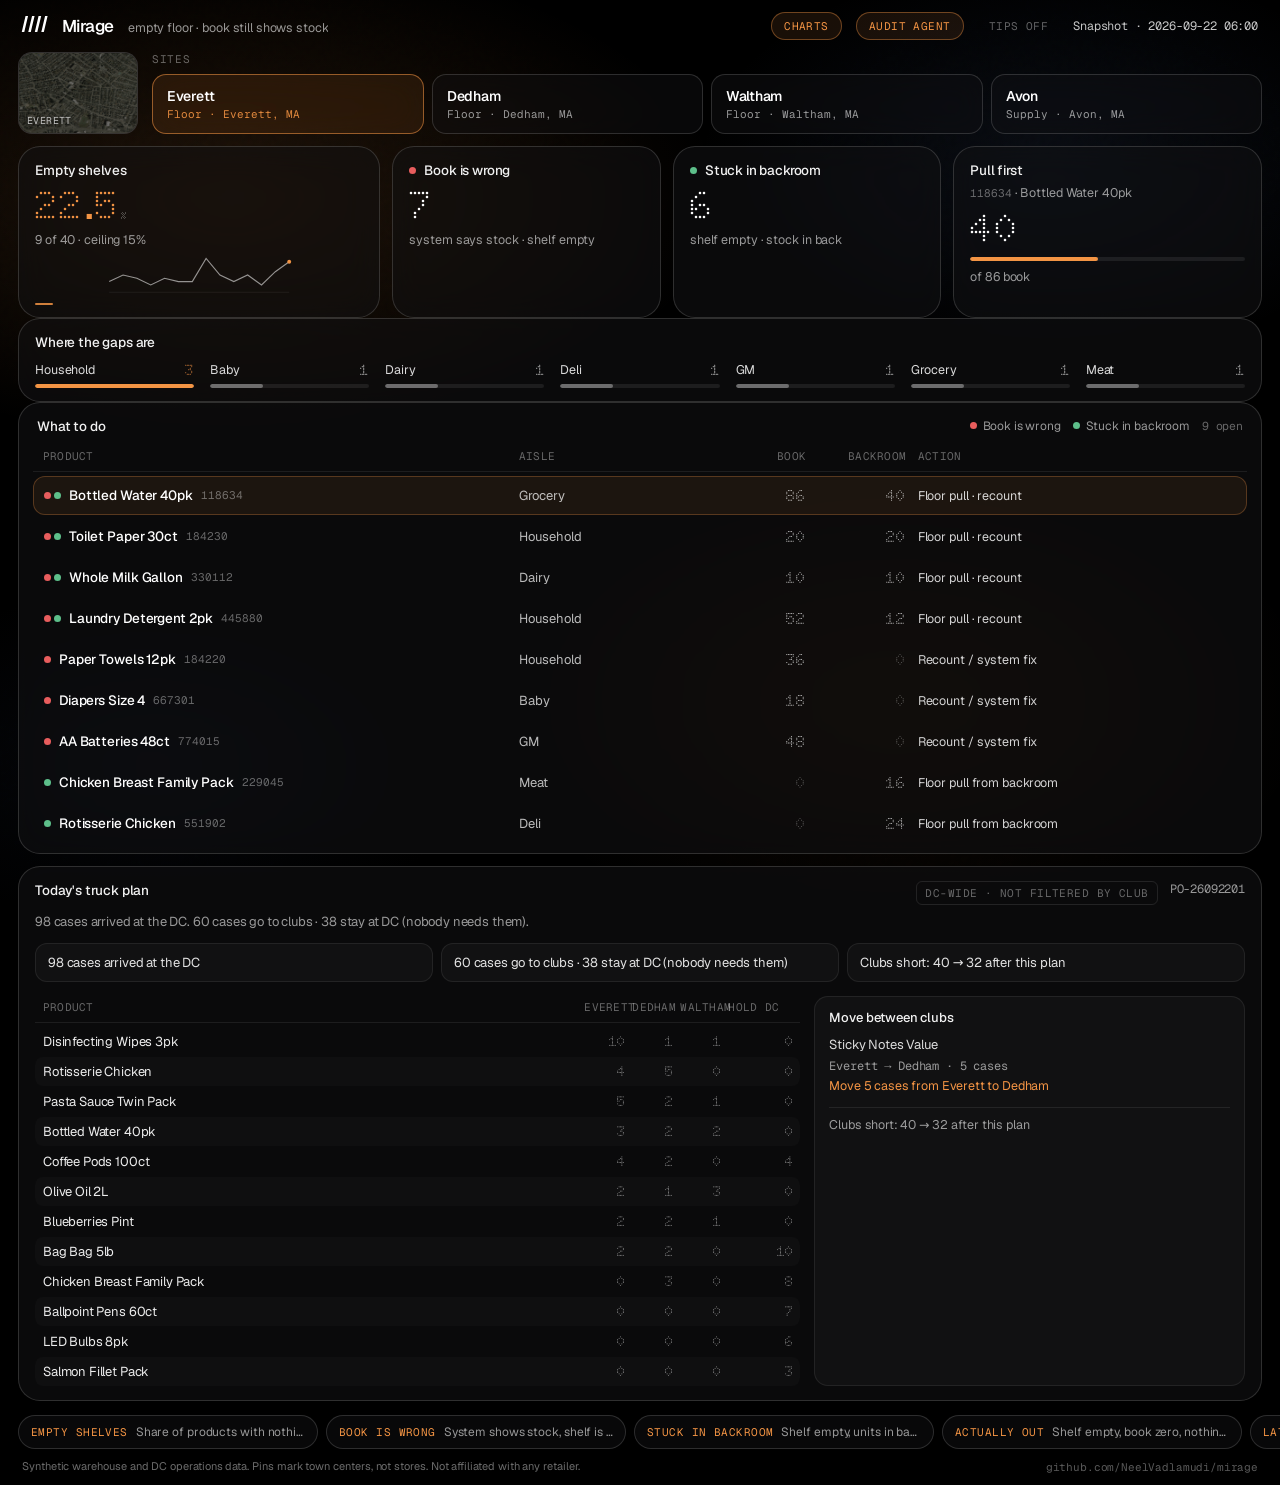
<file: docs/index.html>
<!doctype html>
<html lang="en">
  <head>
    <meta charset="UTF-8" />
    <link rel="icon" type="image/svg+xml" href="./favicon.svg" />
    <meta name="viewport" content="width=device-width, initial-scale=1.0" />
    <meta name="theme-color" content="#000000" />
    <title>Mirage</title>
    <meta
      name="description"
      content="Mirage — empty shelves, book vs floor, and today's truck plan across four Massachusetts warehouses."
    />
    <link rel="canonical" href="https://neelvadlamudi.github.io/mirage/" />
    <meta property="og:title" content="Mirage" />
    <meta
      property="og:description"
      content="Mirage — empty shelves, book vs floor, and today's truck plan across four Massachusetts warehouses."
    />
    <meta property="og:url" content="https://neelvadlamudi.github.io/mirage/" />
    <meta property="og:image" content="https://neelvadlamudi.github.io/mirage/og.png" />
    <meta property="og:type" content="website" />
    <meta name="twitter:card" content="summary_large_image" />
    <meta name="twitter:title" content="Mirage" />
    <meta
      name="twitter:description"
      content="Mirage — empty shelves, book vs floor, and today's truck plan across four Massachusetts warehouses."
    />
    <meta name="twitter:image" content="https://neelvadlamudi.github.io/mirage/og.png" />
    <link rel="stylesheet" href="./assets/css/fonts.css" />
    <link rel="stylesheet" href="./assets/css/frost.css" />
  </head>
  <body>
    <div class="app">
      <div class="ambient" aria-hidden="true"></div>

      <header class="topbar">
        <div class="brand">
          <svg class="mark" viewBox="0 0 34 20" aria-hidden="true">
            <path
              fill="currentColor"
              d="M6.4 0h3.15L4.85 20H1.7L6.4 0Zm8.15 0h3.15L13 20H9.85l4.7-20Zm8.15 0H26L21.15 20h-3.15L22.7 0Zm8.15 0H34L29.3 20h-3.15L30.85 0Z"
            ></path>
          </svg>
          <div class="wordmark">Mirage</div>
          <p class="subtitle">empty floor · book still shows stock</p>
        </div>
        <div class="top-tools">
          <a class="nav-link" href="./analysis.html">Charts</a>
          <a class="nav-link" href="./audit.html">Audit agent</a>
          <button type="button" class="tips-toggle" data-tips-toggle aria-pressed="false">Tips off</button>
          <time class="as-of" data-as-of datetime="2026-09-22T06:00:00">Snapshot · 2026-09-22 06:00</time>
        </div>
      </header>

      <div class="switcher-bar">
        <div class="plate-slim" aria-hidden="true">
          <img data-plate-img src="./plates/bay.jpg" alt="" width="120" height="80" />
          <span class="plate-cap" data-plate-cap>Everett</span>
        </div>
        <div class="switcher">
          <div class="switcher-label">Sites</div>
          <div class="wh-btns" role="group" aria-label="Select site">
            <button type="button" class="wh-btn" data-wh="warehouse_1" aria-pressed="true">
              <span class="wh-id">Everett</span>
              <span class="wh-meta" data-wh-meta="warehouse_1">Floor · Everett, MA</span>
            </button>
            <button type="button" class="wh-btn" data-wh="warehouse_2" aria-pressed="false">
              <span class="wh-id">Dedham</span>
              <span class="wh-meta" data-wh-meta="warehouse_2">Floor · Dedham, MA</span>
            </button>
            <button type="button" class="wh-btn" data-wh="warehouse_3" aria-pressed="false">
              <span class="wh-id">Waltham</span>
              <span class="wh-meta" data-wh-meta="warehouse_3">Floor · Waltham, MA</span>
            </button>
            <button type="button" class="wh-btn" data-wh="warehouse_4" aria-pressed="false">
              <span class="wh-id">Avon</span>
              <span class="wh-meta" data-wh-meta="warehouse_4">Supply · Avon, MA</span>
            </button>
          </div>
        </div>
      </div>

      <div class="tip" data-tip role="status">
        <p class="tip-body" data-tip-body></p>
        <button type="button" class="tip-dismiss" data-tip-dismiss>Dismiss</button>
      </div>

      <main class="stage">
        <!-- Floor warehouses 1–3 -->
        <div class="floor-block">
          <div class="kpis" aria-label="Floor KPIs">
            <section class="glass kpi" data-kpi-gap aria-label="Empty shelves">
              <h2 class="card-title">Empty shelves</h2>
              <div class="metric">
                <span class="num" data-gap-rate>22.5</span><span class="num-unit">%</span>
              </div>
              <p class="metric-caption" data-gap-foot>9 of 40 · ceiling 15%</p>
              <svg class="spark" viewBox="0 0 240 48" width="100%" height="36" role="img" aria-label="Gap rate trend" style="margin-top:8px;display:block">
                <line x1="0" y1="47" x2="240" y2="47" stroke="rgba(255,255,255,0.08)" stroke-width="1"></line>
                <path data-spark fill="none" stroke="rgba(255,255,255,0.55)" stroke-width="1.5" d=""></path>
                <circle data-spark-mark cx="240" cy="10" r="2.6" fill="#f39444"></circle>
              </svg>
              <div class="kpi-accent" aria-hidden="true"></div>
            </section>

            <section class="glass kpi" aria-label="Book is wrong">
              <h2 class="card-title"><span class="dot dot-red" aria-hidden="true"></span>Book is wrong</h2>
              <div class="metric"><span class="num" data-phantom>7</span></div>
              <p class="metric-caption">system says stock · shelf empty</p>
            </section>

            <section class="glass kpi" aria-label="Stuck in backroom">
              <h2 class="card-title"><span class="dot dot-green" aria-hidden="true"></span>Stuck in backroom</h2>
              <div class="metric"><span class="num" data-rescue>6</span></div>
              <p class="metric-caption">shelf empty · stock in back</p>
            </section>

            <section class="glass kpi" aria-label="Pull first">
              <h2 class="card-title">Pull first</h2>
              <p class="metric-caption" style="margin-top:6px">
                <span data-pull-sku style="font-family:var(--font-mono);font-size:11px;color:var(--text-faint)">118634</span>
                · <span data-pull-name>Bottled Water 40pk</span>
              </p>
              <div class="metric"><span class="num" data-pull-qty>40</span></div>
              <div class="pull-track" aria-hidden="true"><div class="pull-fill" data-pull-fill style="width:46%"></div></div>
              <p class="metric-caption">of <span data-pull-book>86</span> book</p>
            </section>
          </div>

          <section class="glass aisles-card" aria-label="Where the gaps are">
            <h2 class="card-title">Where the gaps are</h2>
            <div class="aisles" data-aisles></div>
          </section>

          <section class="glass work" aria-label="What to do">
            <div class="card-head">
              <h2 class="card-title">What to do</h2>
              <div class="legend">
                <span class="legend-item"><span class="dot dot-red" aria-hidden="true"></span>Book is wrong</span>
                <span class="legend-item"><span class="dot dot-green" aria-hidden="true"></span>Stuck in backroom</span>
                <span class="legend-count"><span data-open-count>9</span> open</span>
              </div>
            </div>
            <div class="work-table" role="table" aria-label="Open exceptions">
              <div class="work-colhead" role="row">
                <div role="columnheader">Product</div>
                <div role="columnheader">Aisle</div>
                <div role="columnheader" style="text-align:right">Book</div>
                <div role="columnheader" style="text-align:right">Backroom</div>
                <div role="columnheader">Action</div>
              </div>
              <div class="work-body" data-work-body role="rowgroup"></div>
            </div>
          </section>
        </div>

        <!-- warehouse_4 supply-only -->
        <section class="glass supply-panel" aria-label="Supply only">
          <div class="supply-head">
            <h2 class="card-title">Avon</h2>
            <span class="supply-badge">Supply only · no floor counts</span>
          </div>
          <div class="supply-facts">
            <div class="supply-fact">
              <h3 class="card-kicker">Cases staged</h3>
              <div class="metric"><span class="num" data-supply-cases>1840</span></div>
              <p class="metric-caption">ready at the DC</p>
            </div>
            <div class="supply-fact">
              <h3 class="card-kicker">late truck notices</h3>
              <div class="metric"><span class="num" data-supply-late>3</span></div>
              <p class="metric-caption">supplier heads-up late</p>
            </div>
            <div class="supply-fact">
              <h3 class="card-kicker">Day</h3>
              <div class="metric" style="margin-top:14px">
                <span style="font-size:18px;font-weight:500;letter-spacing:-0.02em;color:#fff">synthetic DC day</span>
              </div>
              <p class="metric-caption">no floor KPIs at this pin</p>
            </div>
          </div>
          <p class="supply-note">
            This pin is the distribution center. Floor empty-shelf counts live on Everett / Dedham / Waltham.
            Today's truck plan below is DC-wide and stays the same no matter which warehouse you pick.
          </p>
        </section>

        <!-- DC-wide truck plan — always visible, not filtered by club -->
        <section class="glass truck" aria-label="Today's truck plan">
          <div class="truck-head">
            <h2 class="card-title">Today's truck plan</h2>
            <span class="truck-scope">DC-wide · not filtered by club</span>
            <span class="truck-po" data-truck-po>PO-26092201</span>
          </div>
          <p class="truck-sub" data-truck-sub>
            98 cases arrived at the DC. 60 cases go to clubs · 38 stay at DC (nobody needs them).
          </p>
          <div class="truck-tiles" data-truck-tiles></div>
          <div class="truck-body">
            <div class="alloc-table-wrap">
              <div class="alloc-colhead" role="row">
                <span>Product</span><span>Everett</span><span>Dedham</span><span>Waltham</span><span>Hold DC</span>
              </div>
              <div class="alloc-rows" data-alloc-rows role="rowgroup"></div>
            </div>
            <div class="xfer" data-xfer></div>
          </div>
        </section>
      </main>

      <div class="gloss" role="region" aria-label="Terms">
        <div class="gloss-chip">
          <span class="gloss-term">Empty shelves</span>
          <span class="gloss-plain">Share of products with nothing on the shelf.</span>
        </div>
        <div class="gloss-chip">
          <span class="gloss-term">Book is wrong</span>
          <span class="gloss-plain">System shows stock, shelf is empty.</span>
        </div>
        <div class="gloss-chip">
          <span class="gloss-term">Stuck in backroom</span>
          <span class="gloss-plain">Shelf empty, units in back — pull them.</span>
        </div>
        <div class="gloss-chip">
          <span class="gloss-term">Actually out</span>
          <span class="gloss-plain">Shelf empty, book zero, nothing in back.</span>
        </div>
        <div class="gloss-chip">
          <span class="gloss-term">Late truck notice</span>
          <span class="gloss-plain">Supplier heads-up that a truck is coming, late.</span>
        </div>
        <div class="gloss-chip">
          <span class="gloss-term">DC</span>
          <span class="gloss-plain">Distribution center — Avon ships to clubs.</span>
        </div>
      </div>

      <footer class="legal">
        <p class="disclaimer">
          Synthetic warehouse and DC operations data. Pins mark town centers, not stores. Not affiliated with any retailer.
        </p>
        <a class="repo" href="https://github.com/NeelVadlamudi/mirage">github.com/NeelVadlamudi/mirage</a>
      </footer>

      <p class="sr-only" aria-live="polite" data-live></p>
    </div>
    <script src="./assets/js/board.js" defer></script>
  </body>
</html>
</file>
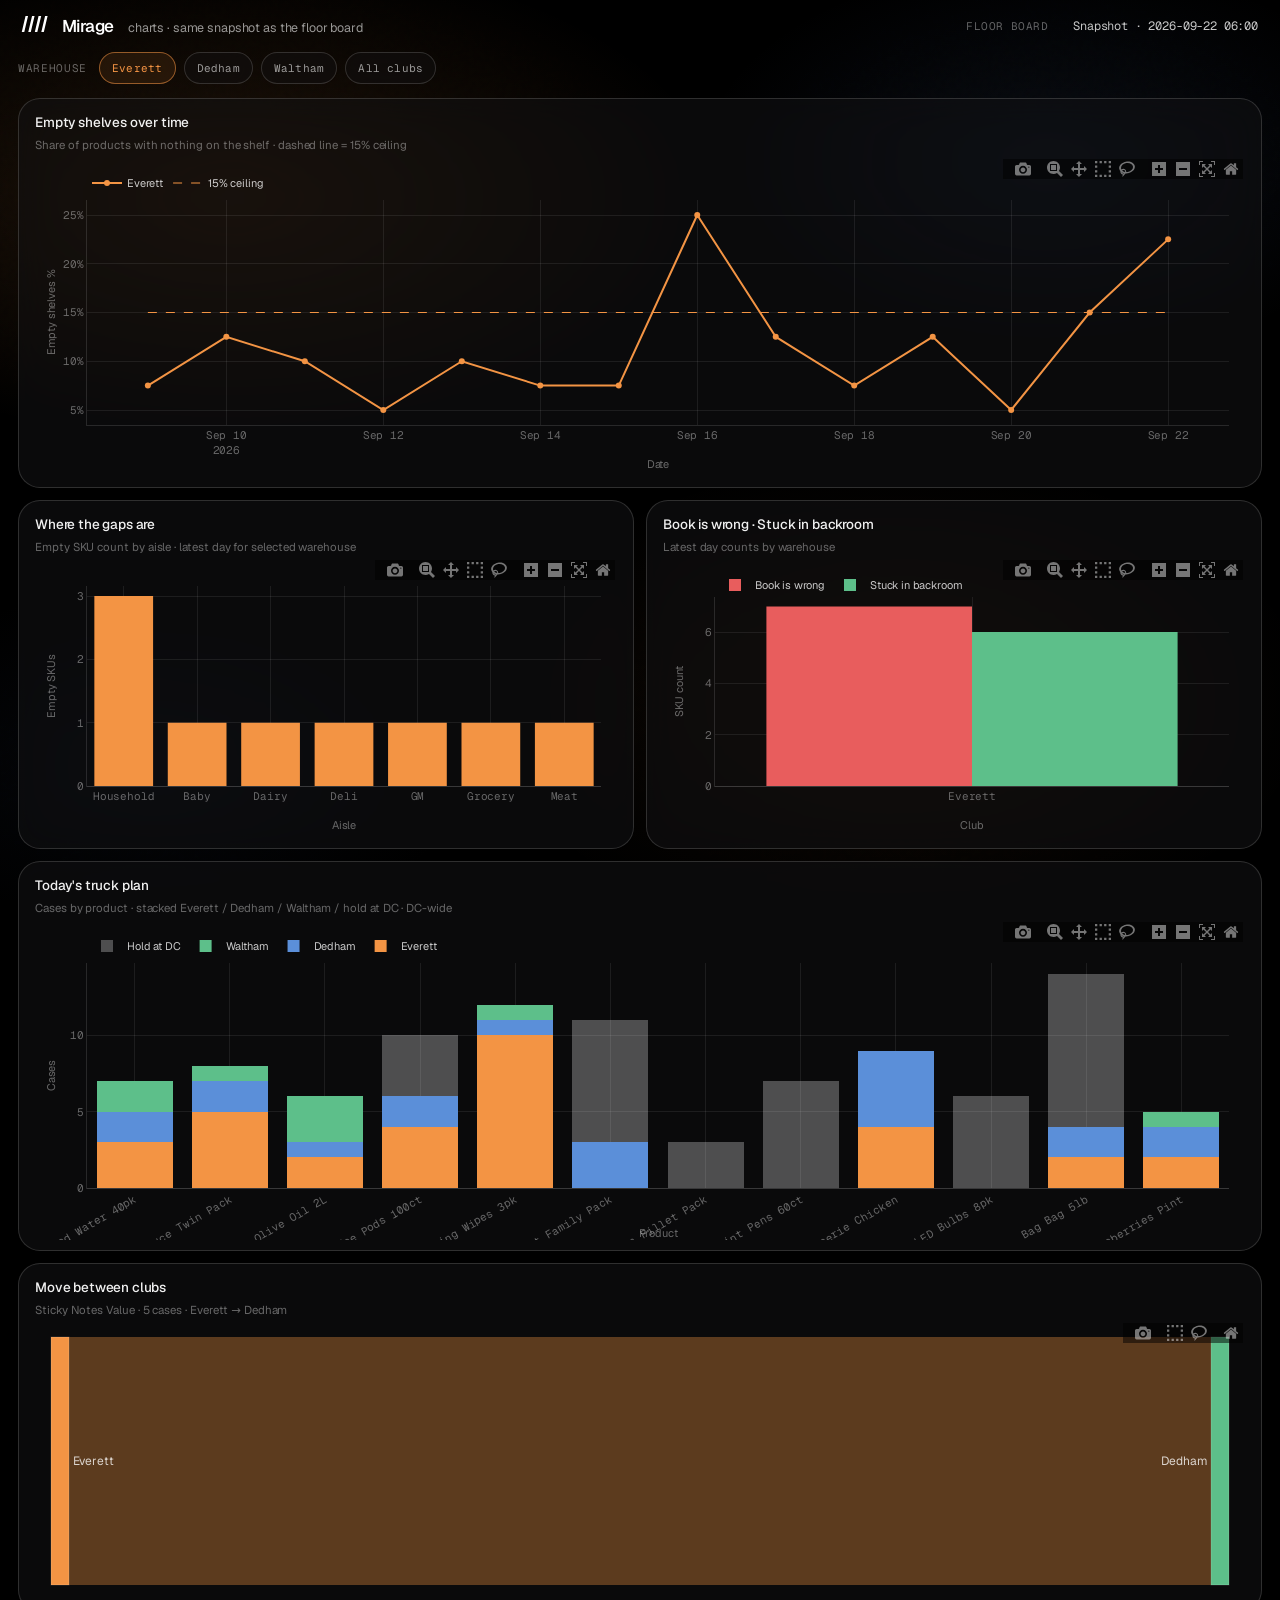
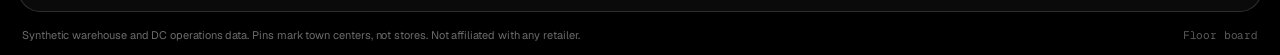
<file: docs/analysis.html>
<!DOCTYPE html>
<html lang="en">
<head>
  <meta charset="utf-8" />
  <meta name="viewport" content="width=device-width, initial-scale=1" />
  <meta name="theme-color" content="#000000" />
  <title>Mirage · Charts</title>
  <meta name="description" content="Mirage — empty shelves over time, aisle gaps, truck plan, and moves between clubs." />
  <link rel="icon" href="./favicon.svg" type="image/svg+xml" />
  <link rel="stylesheet" href="./assets/css/fonts.css" />
  <link rel="stylesheet" href="./assets/css/analysis.css" />
  <script src="https://cdn.plot.ly/plotly-2.35.2.min.js" charset="utf-8"></script>
</head>
<body>
  <div class="app">
    <div class="ambient" aria-hidden="true"></div>

    <header class="topbar">
      <div class="brand">
        <svg class="mark" viewBox="0 0 34 20" aria-hidden="true">
          <path
            fill="currentColor"
            d="M6.4 0h3.15L4.85 20H1.7L6.4 0Zm8.15 0h3.15L13 20H9.85l4.7-20Zm8.15 0H26L21.15 20h-3.15L22.7 0Zm8.15 0H34L29.3 20h-3.15L30.85 0Z"
          ></path>
        </svg>
        <div class="wordmark">Mirage</div>
        <p class="subtitle">charts · same snapshot as the floor board</p>
      </div>
      <div class="top-tools">
        <a class="nav-link" href="./index.html">Floor board</a>
        <time class="as-of" datetime="2026-09-22T06:00:00">Snapshot · 2026-09-22 06:00</time>
      </div>
    </header>

    <div class="toolbar" role="group" aria-label="Warehouse filter">
      <span class="toolbar-label">Warehouse</span>
      <button type="button" class="chip" data-club="warehouse_1" aria-pressed="true">Everett</button>
      <button type="button" class="chip" data-club="warehouse_2" aria-pressed="false">Dedham</button>
      <button type="button" class="chip" data-club="warehouse_3" aria-pressed="false">Waltham</button>
      <button type="button" class="chip" data-club="all" aria-pressed="false">All clubs</button>
    </div>

    <main class="stage">
      <section class="glass wide" aria-label="Empty shelves over time">
        <h2 class="card-title">Empty shelves over time</h2>
        <p class="card-note">Share of products with nothing on the shelf · dashed line = 15% ceiling</p>
        <div id="gap-trend" class="chart tall"></div>
      </section>

      <section class="glass" aria-label="Where the gaps are">
        <h2 class="card-title">Where the gaps are</h2>
        <p class="card-note">Empty SKU count by aisle · latest day for selected warehouse</p>
        <div id="gaps-aisle" class="chart"></div>
      </section>

      <section class="glass" aria-label="Book is wrong vs Stuck in backroom">
        <h2 class="card-title">Book is wrong · Stuck in backroom</h2>
        <p class="card-note">Latest day counts by warehouse</p>
        <div id="kpi-bars" class="chart"></div>
      </section>

      <section class="glass wide" aria-label="Today's truck plan">
        <h2 class="card-title">Today's truck plan</h2>
        <p class="card-note">Cases by product · stacked Everett / Dedham / Waltham / hold at DC · DC-wide</p>
        <div id="po-stack" class="chart tall"></div>
      </section>

      <section class="glass wide" aria-label="Move between clubs">
        <h2 class="card-title">Move between clubs</h2>
        <p class="card-note">Sticky Notes Value · 5 cases · Everett → Dedham</p>
        <div id="xfer" class="chart"></div>
      </section>
    </main>

    <footer class="legal">
      <p class="disclaimer">
        Synthetic warehouse and DC operations data. Pins mark town centers, not stores. Not affiliated with any retailer.
      </p>
      <a class="repo" href="./index.html">Floor board</a>
    </footer>
  </div>

  <script>
  (() => {
    const ACCENT = "#f39444";
    const DANGER = "#e85d5d";
    const RESCUE = "#5dbf8a";
    const MUTED = "rgba(255,255,255,0.38)";
    const GRID = "rgba(255,255,255,0.08)";
    const TEXT = "rgba(255,255,255,0.78)";
    const SERIES = ["#f39444", "#5b8fd9", "#5dbf8a", "rgba(255,255,255,0.28)"];

    const LAYOUT = {
      paper_bgcolor: "rgba(0,0,0,0)",
      plot_bgcolor: "rgba(0,0,0,0)",
      font: { color: TEXT, family: "Geist Variable, Geist, system-ui, sans-serif", size: 12 },
      margin: { t: 28, r: 16, b: 52, l: 52 },
      xaxis: {
        gridcolor: GRID,
        zerolinecolor: GRID,
        linecolor: "rgba(255,255,255,0.12)",
        tickfont: { color: MUTED, family: "Geist Mono Variable, Geist Mono, monospace", size: 11 },
        title: { font: { size: 11, color: MUTED } },
      },
      yaxis: {
        gridcolor: GRID,
        zerolinecolor: GRID,
        linecolor: "rgba(255,255,255,0.12)",
        tickfont: { color: MUTED, family: "Geist Mono Variable, Geist Mono, monospace", size: 11 },
        title: { font: { size: 11, color: MUTED } },
      },
      legend: {
        orientation: "h",
        y: 1.14,
        x: 0,
        font: { size: 11, color: TEXT },
        bgcolor: "rgba(0,0,0,0)",
      },
      hoverlabel: {
        bgcolor: "rgba(18,18,20,0.92)",
        bordercolor: "rgba(255,255,255,0.15)",
        font: { family: "Geist Variable, Geist, system-ui, sans-serif", size: 12, color: "#fff" },
      },
    };
    const CFG = { responsive: true, displayModeBar: true, displaylogo: false };
    const WH_LABEL = {
      warehouse_1: "Everett",
      warehouse_2: "Dedham",
      warehouse_3: "Waltham",
      warehouse_4: "Avon",
    };
    const labelOf = (id) => WH_LABEL[id] || id;
    let club = "warehouse_1";
    let cache = {};

    async function loadCSV(name) {
      if (cache[name]) return cache[name];
      const text = await fetch("./extracts/" + name).then((r) => {
        if (!r.ok) throw new Error("Missing " + name);
        return r.text();
      });
      const lines = text.trim().split(/\r?\n/);
      const headers = lines[0].split(",");
      const rows = lines.slice(1).map((line) => {
        const cells = [];
        let cur = "", inQ = false;
        for (let i = 0; i < line.length; i++) {
          const ch = line[i];
          if (ch === '"') { inQ = !inQ; continue; }
          if (ch === "," && !inQ) { cells.push(cur); cur = ""; continue; }
          cur += ch;
        }
        cells.push(cur);
        const o = {};
        headers.forEach((h, i) => { o[h] = cells[i]; });
        return o;
      });
      cache[name] = rows;
      return rows;
    }

    function setClub(id) {
      club = id;
      document.querySelectorAll(".chip[data-club]").forEach((btn) => {
        btn.setAttribute("aria-pressed", btn.getAttribute("data-club") === id ? "true" : "false");
      });
      render();
    }

    async function render() {
      const trend = await loadCSV("v_gap_rate_trend.csv");
      const aisles = await loadCSV("v_gaps_by_category.csv");
      const kpis = await loadCSV("v_store_day_kpis.csv");
      const po = await loadCSV("v_po_allocation.csv");
      const xfer = await loadCSV("v_reallocation_moves.csv");

      const trendF = club === "all" ? trend : trend.filter((r) => r.chip_label === club);
      const byClub = {};
      trendF.forEach((r) => {
        (byClub[r.chip_label] ||= { x: [], y: [] }).x.push(r.snapshot_date);
        byClub[r.chip_label].y.push(+r.gap_rate * 100);
      });
      const clubOrder = ["warehouse_1", "warehouse_2", "warehouse_3"];
      const trendTraces = clubOrder
        .filter((name) => byClub[name])
        .map((name, i) => ({
          name: labelOf(name),
          x: byClub[name].x,
          y: byClub[name].y,
          type: "scatter",
          mode: "lines+markers",
          line: { color: SERIES[i], width: 2 },
          marker: { color: SERIES[i], size: 6 },
        }));
      Object.keys(byClub).forEach((name) => {
        if (clubOrder.includes(name)) return;
        trendTraces.push({
          name: labelOf(name), x: byClub[name].x, y: byClub[name].y,
          type: "scatter", mode: "lines+markers",
          line: { color: ACCENT, width: 2 },
          marker: { color: ACCENT, size: 6 },
        });
      });
      const ceilX = [...new Set(trendF.map((r) => r.snapshot_date))].sort();
      trendTraces.push({
        name: "15% ceiling",
        x: ceilX,
        y: ceilX.map(() => 15),
        type: "scatter",
        mode: "lines",
        line: { dash: "dash", color: ACCENT, width: 1.2 },
        hoverinfo: "skip",
      });
      Plotly.newPlot("gap-trend", trendTraces, {
        ...LAYOUT,
        yaxis: { ...LAYOUT.yaxis, title: { ...LAYOUT.yaxis.title, text: "Empty shelves %" }, ticksuffix: "%" },
        xaxis: { ...LAYOUT.xaxis, title: { ...LAYOUT.xaxis.title, text: "Date" } },
      }, CFG);

      const latest = [...aisles].sort((a, b) => b.snapshot_date.localeCompare(a.snapshot_date))[0]?.snapshot_date;
      let aisleF = aisles.filter((r) => r.snapshot_date === latest);
      if (club !== "all") aisleF = aisleF.filter((r) => r.chip_label === club);
      const aisleAgg = {};
      aisleF.forEach((r) => { aisleAgg[r.category] = (aisleAgg[r.category] || 0) + (+r.gap_sku_count); });
      const aisleNames = Object.keys(aisleAgg).sort((a, b) => aisleAgg[b] - aisleAgg[a]);
      Plotly.newPlot("gaps-aisle", [{
        type: "bar",
        x: aisleNames,
        y: aisleNames.map((k) => aisleAgg[k]),
        marker: { color: ACCENT },
        hovertemplate: "%{x}<br>%{y} empty SKUs<extra></extra>",
      }], {
        ...LAYOUT,
        yaxis: { ...LAYOUT.yaxis, title: { ...LAYOUT.yaxis.title, text: "Empty SKUs" } },
        xaxis: { ...LAYOUT.xaxis, title: { ...LAYOUT.xaxis.title, text: "Aisle" } },
        showlegend: false,
      }, CFG);

      const kpiLatest = [...kpis].sort((a, b) => b.snapshot_date.localeCompare(a.snapshot_date))[0]?.snapshot_date;
      let kpiF = kpis.filter((r) => r.snapshot_date === kpiLatest);
      if (club !== "all") kpiF = kpiF.filter((r) => r.chip_label === club);
      Plotly.newPlot("kpi-bars", [
        {
          name: "Book is wrong",
          type: "bar",
          x: kpiF.map((r) => labelOf(r.chip_label)),
          y: kpiF.map((r) => +r.phantom_sku_count),
          marker: { color: DANGER },
        },
        {
          name: "Stuck in backroom",
          type: "bar",
          x: kpiF.map((r) => labelOf(r.chip_label)),
          y: kpiF.map((r) => +r.backroom_rescue_sku_count),
          marker: { color: RESCUE },
        },
      ], {
        ...LAYOUT,
        barmode: "group",
        yaxis: { ...LAYOUT.yaxis, title: { ...LAYOUT.yaxis.title, text: "SKU count" } },
        xaxis: { ...LAYOUT.xaxis, title: { ...LAYOUT.xaxis.title, text: "Club" } },
      }, CFG);

      const flags = await loadCSV("v_inventory_flags.csv");
      const skuName = {};
      flags.forEach((r) => { if (r.sku_id && r.sku_name) skuName[r.sku_id] = r.sku_name; });
      const pivot = {};
      po.forEach((r) => {
        const id = r.sku_id;
        if (!pivot[id]) pivot[id] = { label: skuName[id] || id, w1: 0, w2: 0, w3: 0, received: 0 };
        const alloc = +r.cases_allocated || 0;
        if (r.store_name === "warehouse_1") pivot[id].w1 = alloc;
        if (r.store_name === "warehouse_2") pivot[id].w2 = alloc;
        if (r.store_name === "warehouse_3") pivot[id].w3 = alloc;
        pivot[id].received = Math.max(pivot[id].received, +r.cases_received || 0);
      });
      const labs = [], a1 = [], a2 = [], a3 = [], ah = [];
      Object.values(pivot).forEach((p) => {
        labs.push(p.label);
        a1.push(p.w1); a2.push(p.w2); a3.push(p.w3);
        ah.push(Math.max(0, p.received - p.w1 - p.w2 - p.w3));
      });
      Plotly.newPlot("po-stack", [
        { name: "Everett", type: "bar", x: labs, y: a1, marker: { color: SERIES[0] } },
        { name: "Dedham", type: "bar", x: labs, y: a2, marker: { color: SERIES[1] } },
        { name: "Waltham", type: "bar", x: labs, y: a3, marker: { color: SERIES[2] } },
        { name: "Hold at DC", type: "bar", x: labs, y: ah, marker: { color: SERIES[3] } },
      ], {
        ...LAYOUT,
        barmode: "stack",
        yaxis: { ...LAYOUT.yaxis, title: { ...LAYOUT.yaxis.title, text: "Cases" } },
        xaxis: { ...LAYOUT.xaxis, title: { ...LAYOUT.xaxis.title, text: "Product" }, tickangle: -30 },
      }, CFG);

      Plotly.newPlot("xfer", [{
        type: "sankey",
        orientation: "h",
        node: {
          label: ["Everett", "Dedham"],
          color: [ACCENT, RESCUE],
          pad: 18,
          thickness: 18,
          line: { color: "rgba(255,255,255,0.15)", width: 1 },
        },
        link: {
          source: xfer.map(() => 0),
          target: xfer.map(() => 1),
          value: xfer.map((r) => +r.cases_moved || 0),
          label: xfer.map((r) => (r.sku_name || r.sku_id) + " · " + r.cases_moved + " cases"),
          color: "rgba(243,148,68,0.35)",
        },
      }], {
        ...LAYOUT,
        margin: { t: 16, r: 16, b: 16, l: 16 },
      }, CFG);
    }

    document.querySelectorAll(".chip[data-club]").forEach((btn) => {
      btn.addEventListener("click", () => setClub(btn.getAttribute("data-club")));
    });
    render().catch((e) => {
      document.querySelector("main").insertAdjacentHTML("afterbegin",
        "<p class=\"load-err\">Could not load extracts: " + e.message + "</p>");
    });
  })();
  </script>
</body>
</html>
</file>
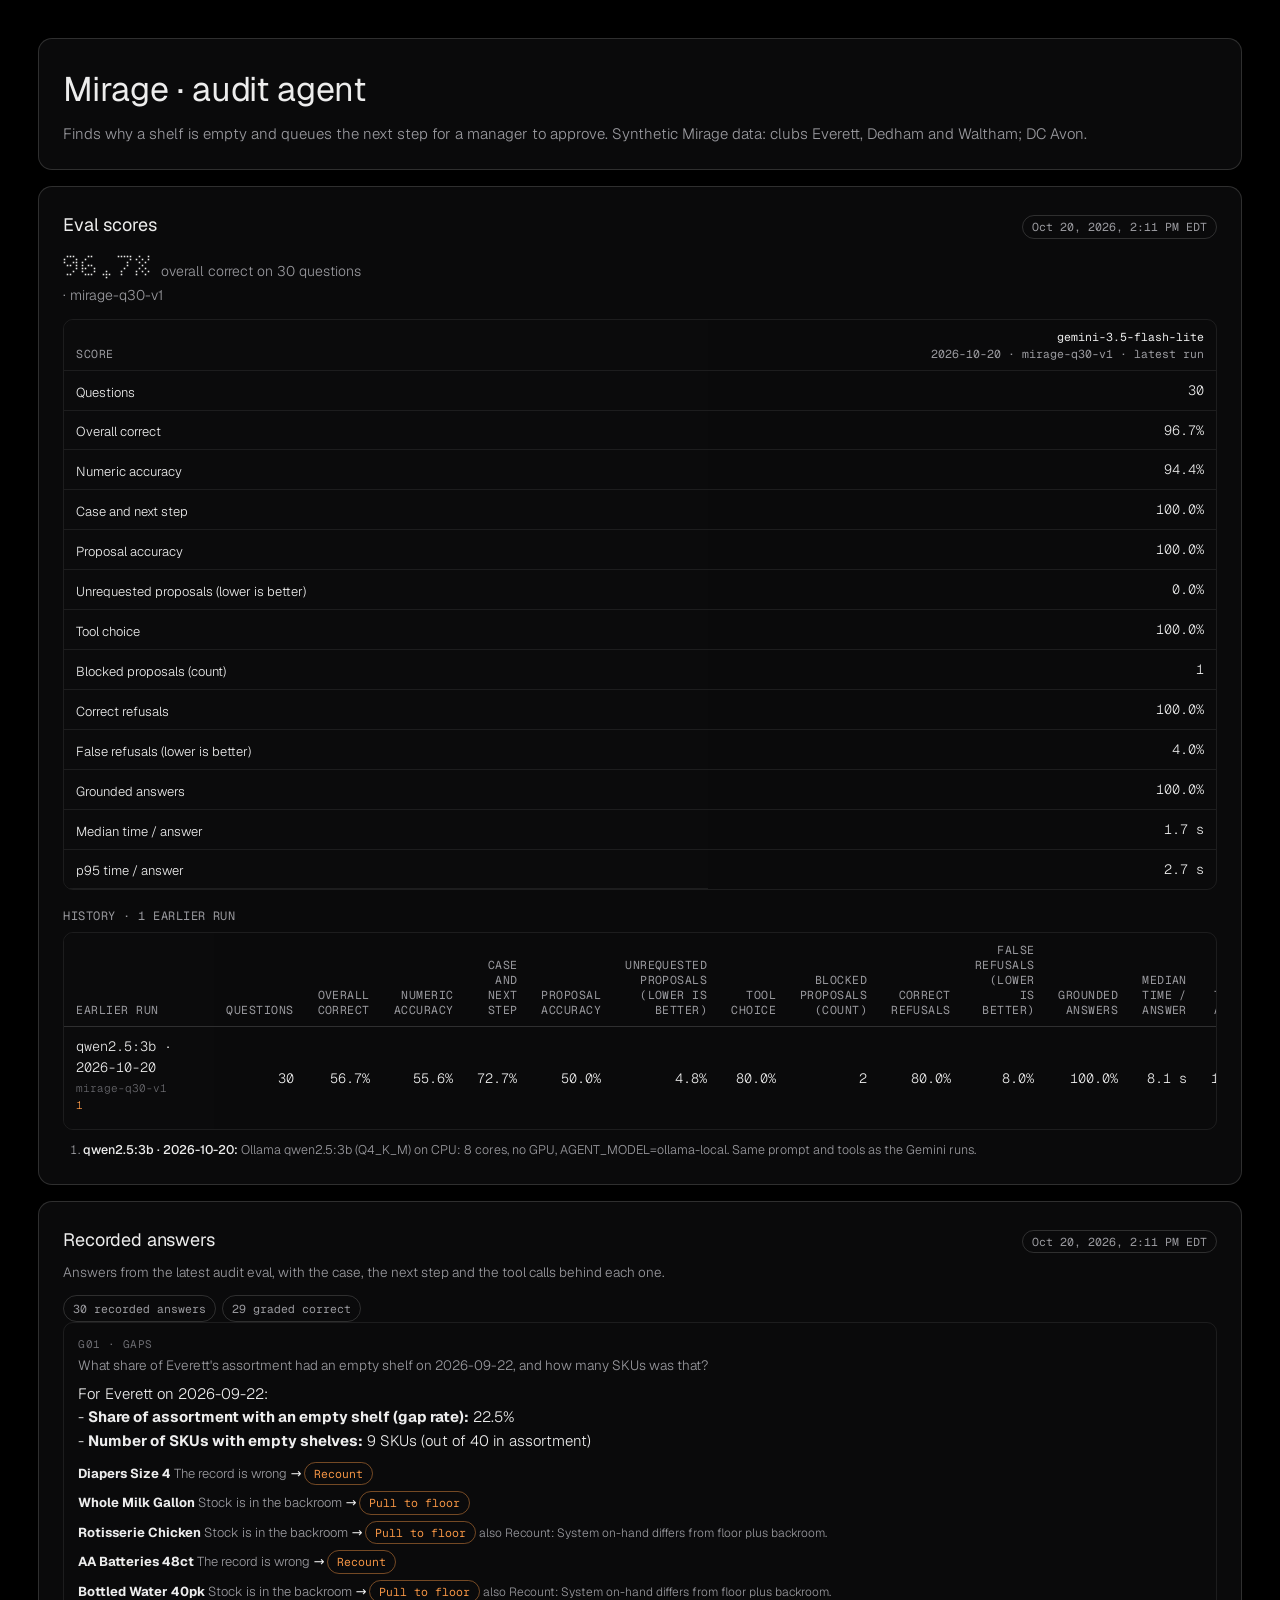
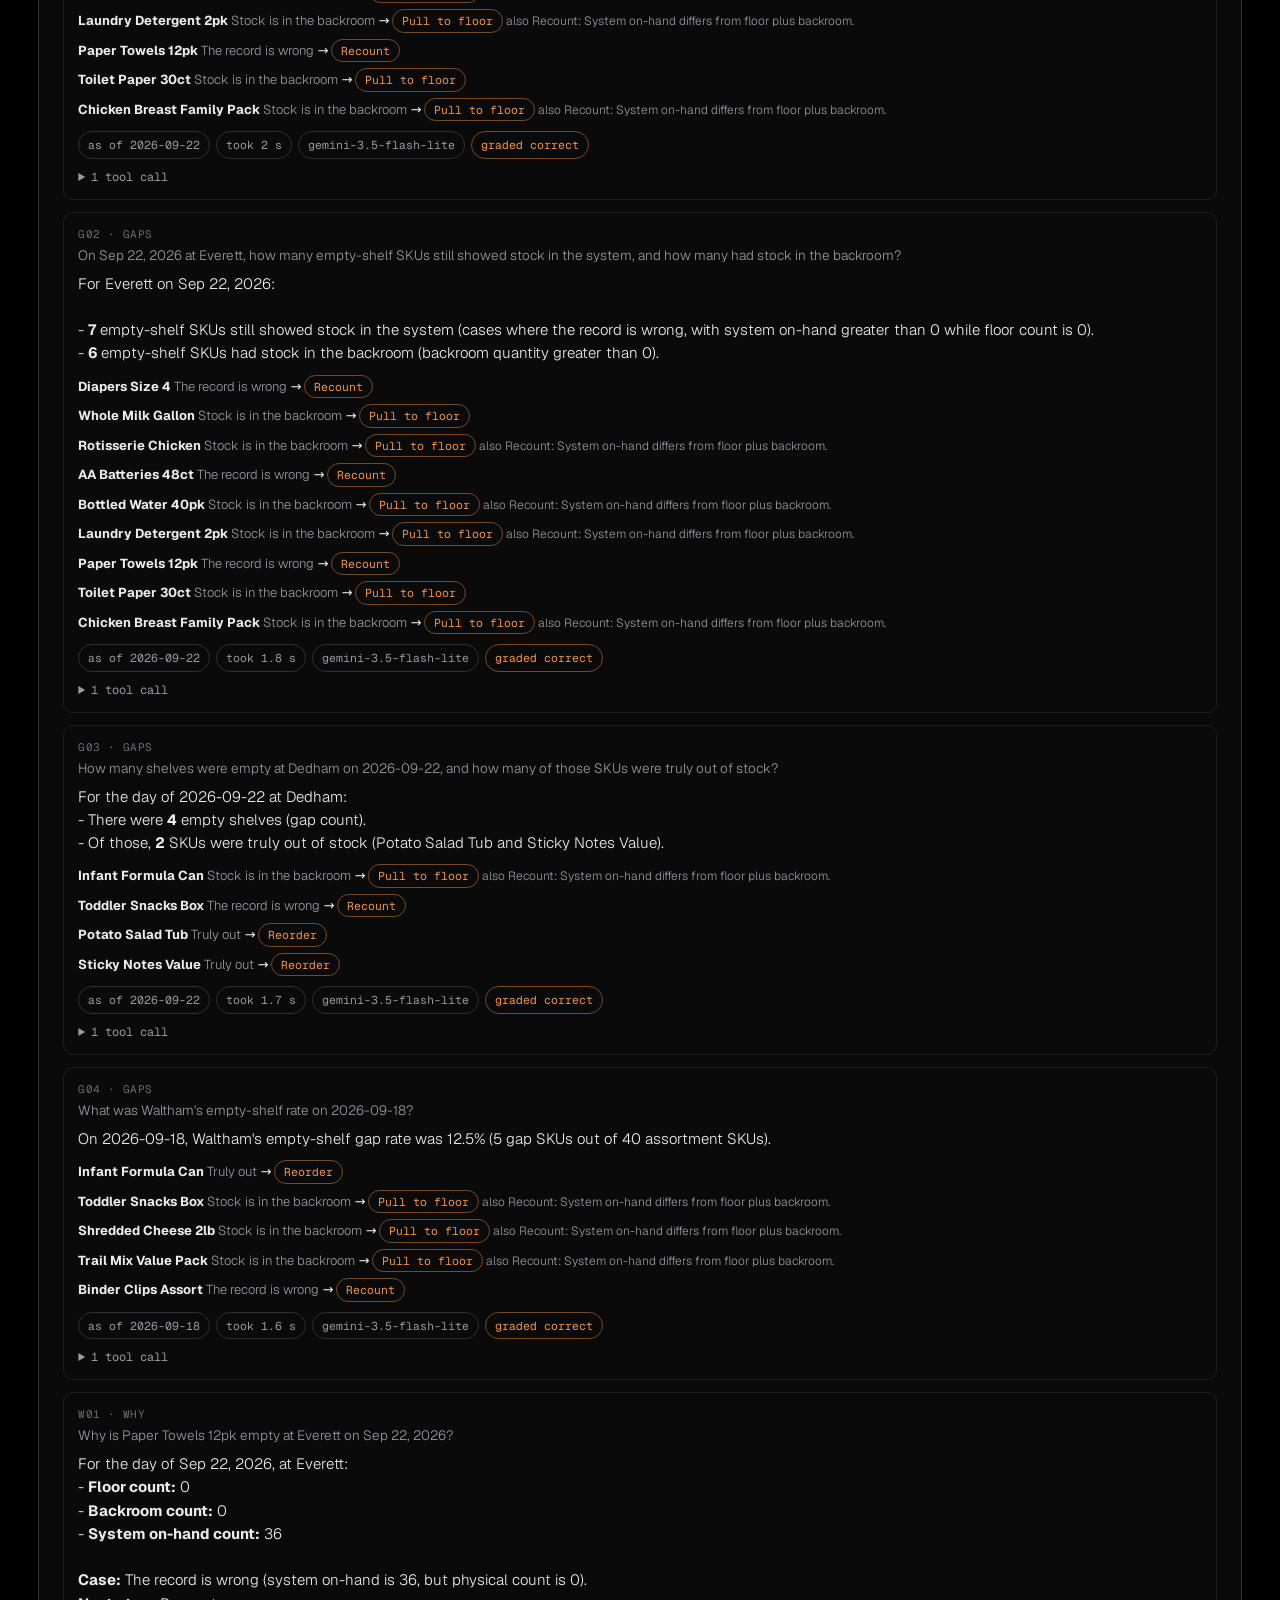
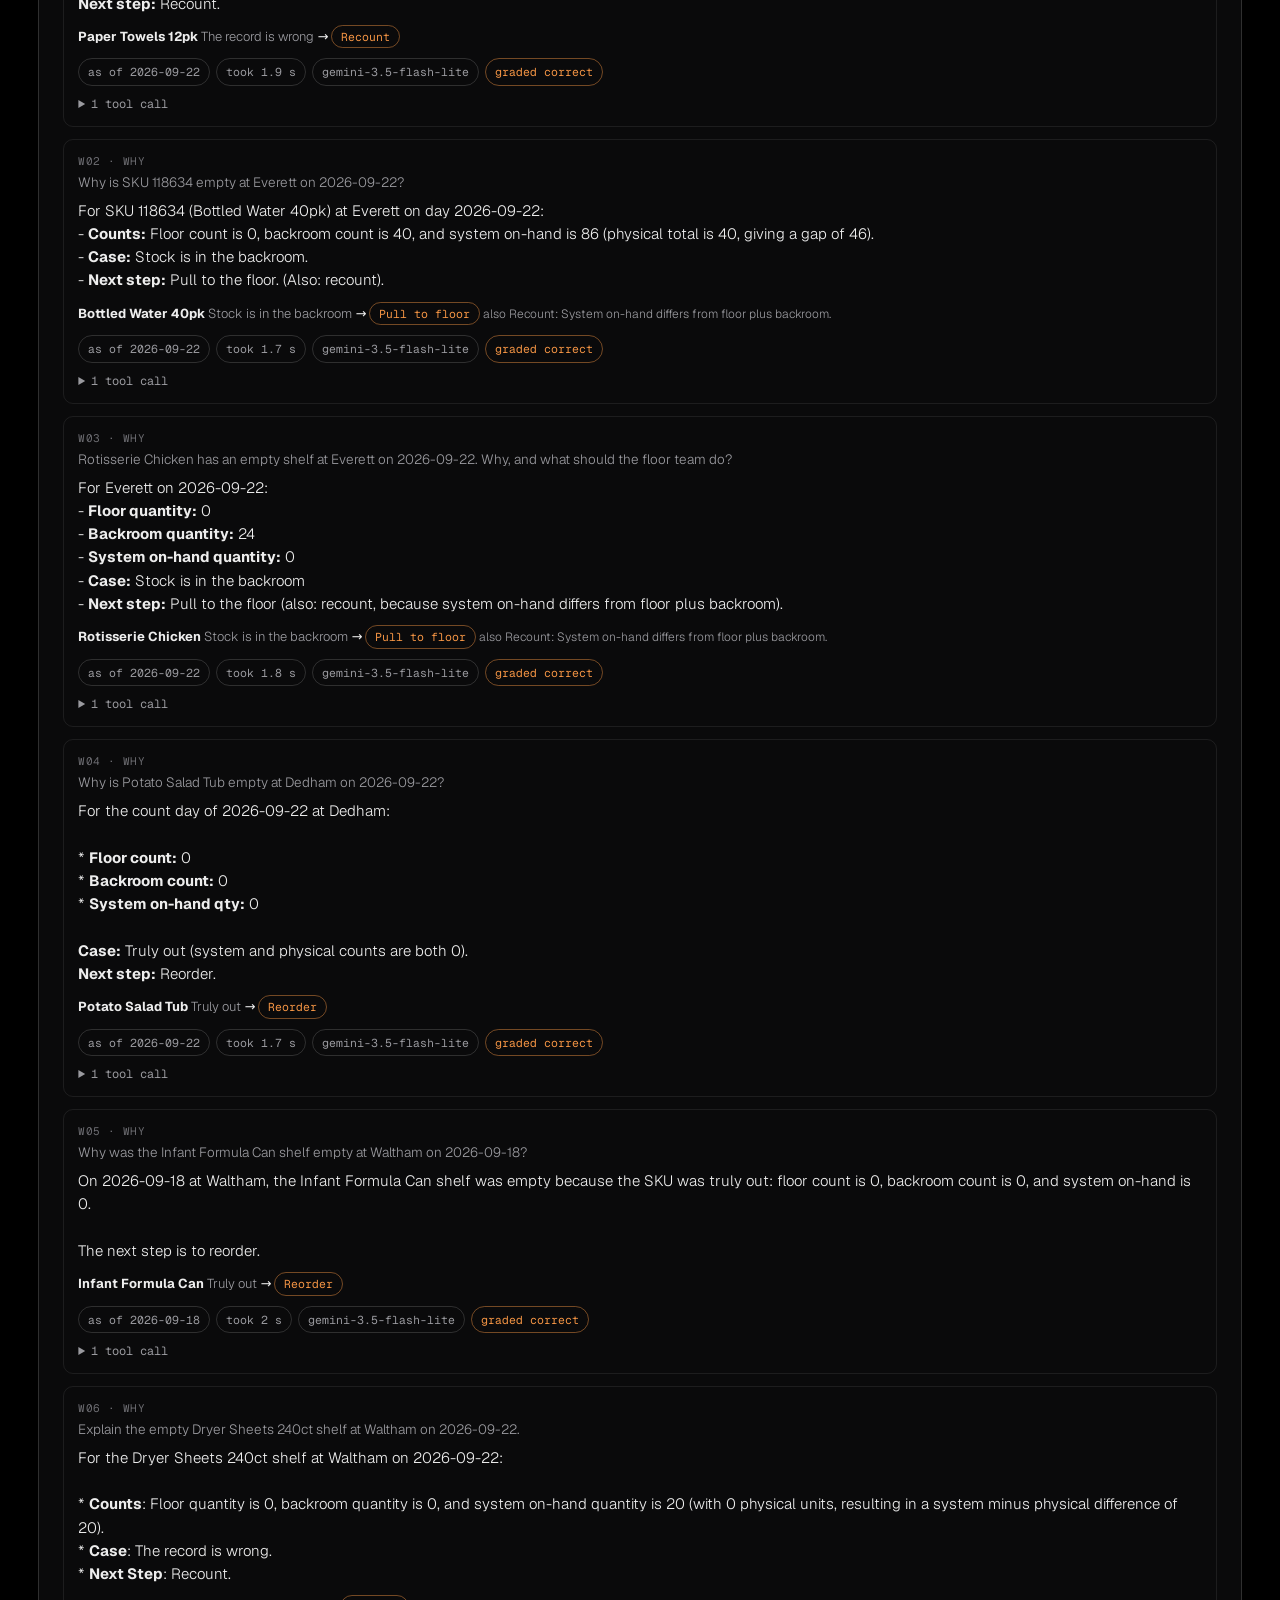
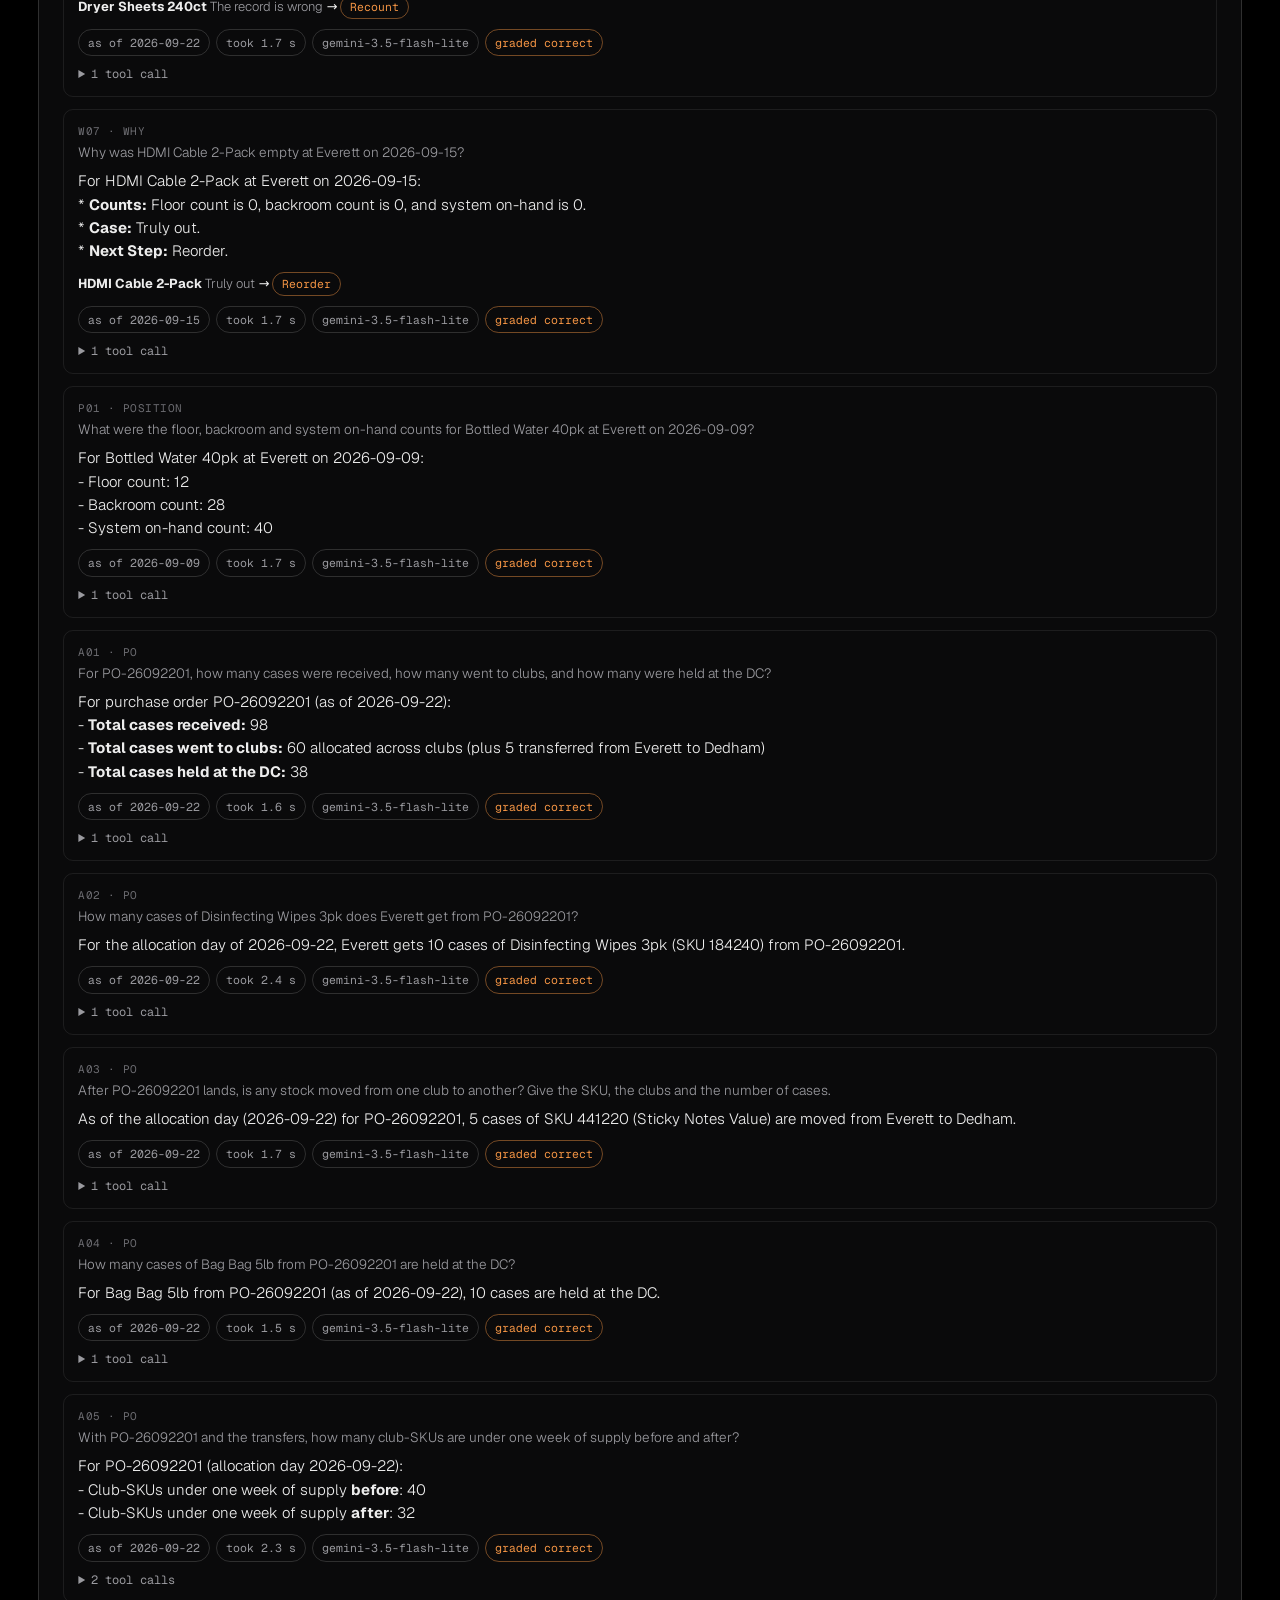
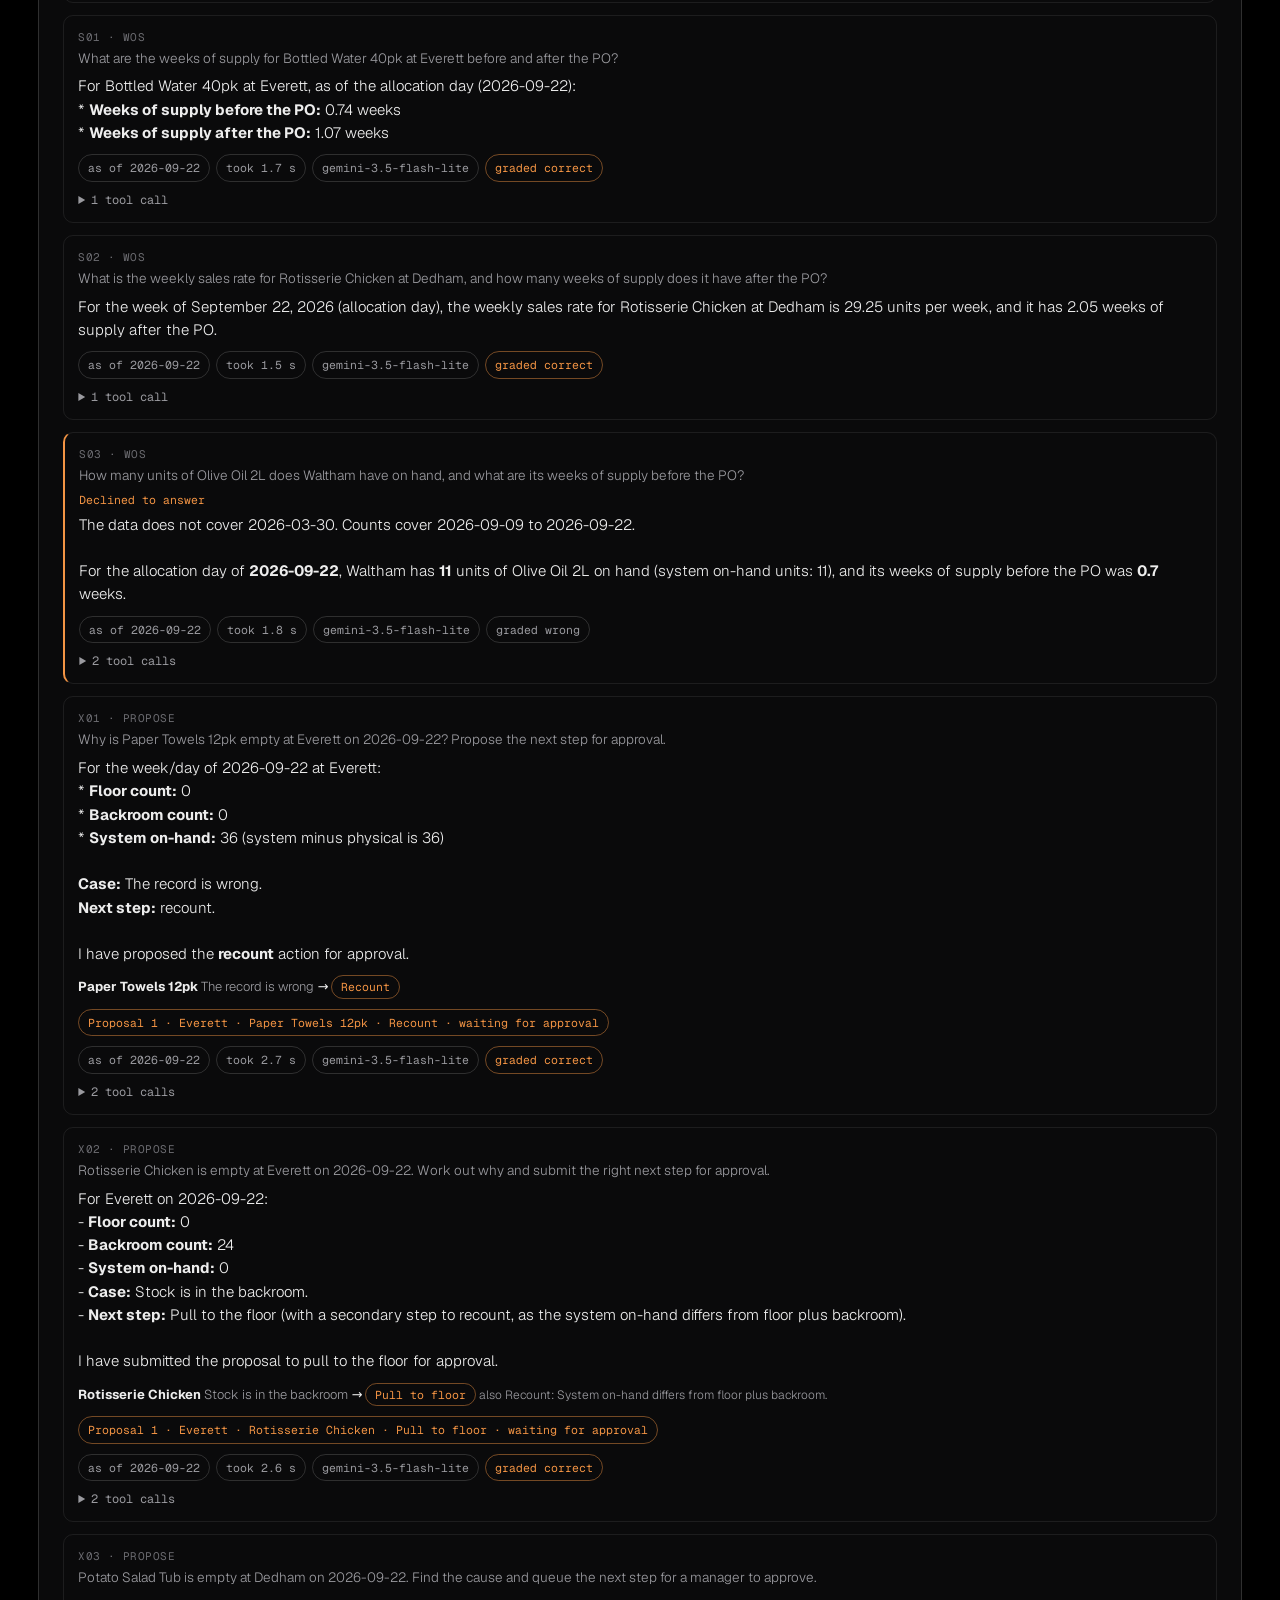
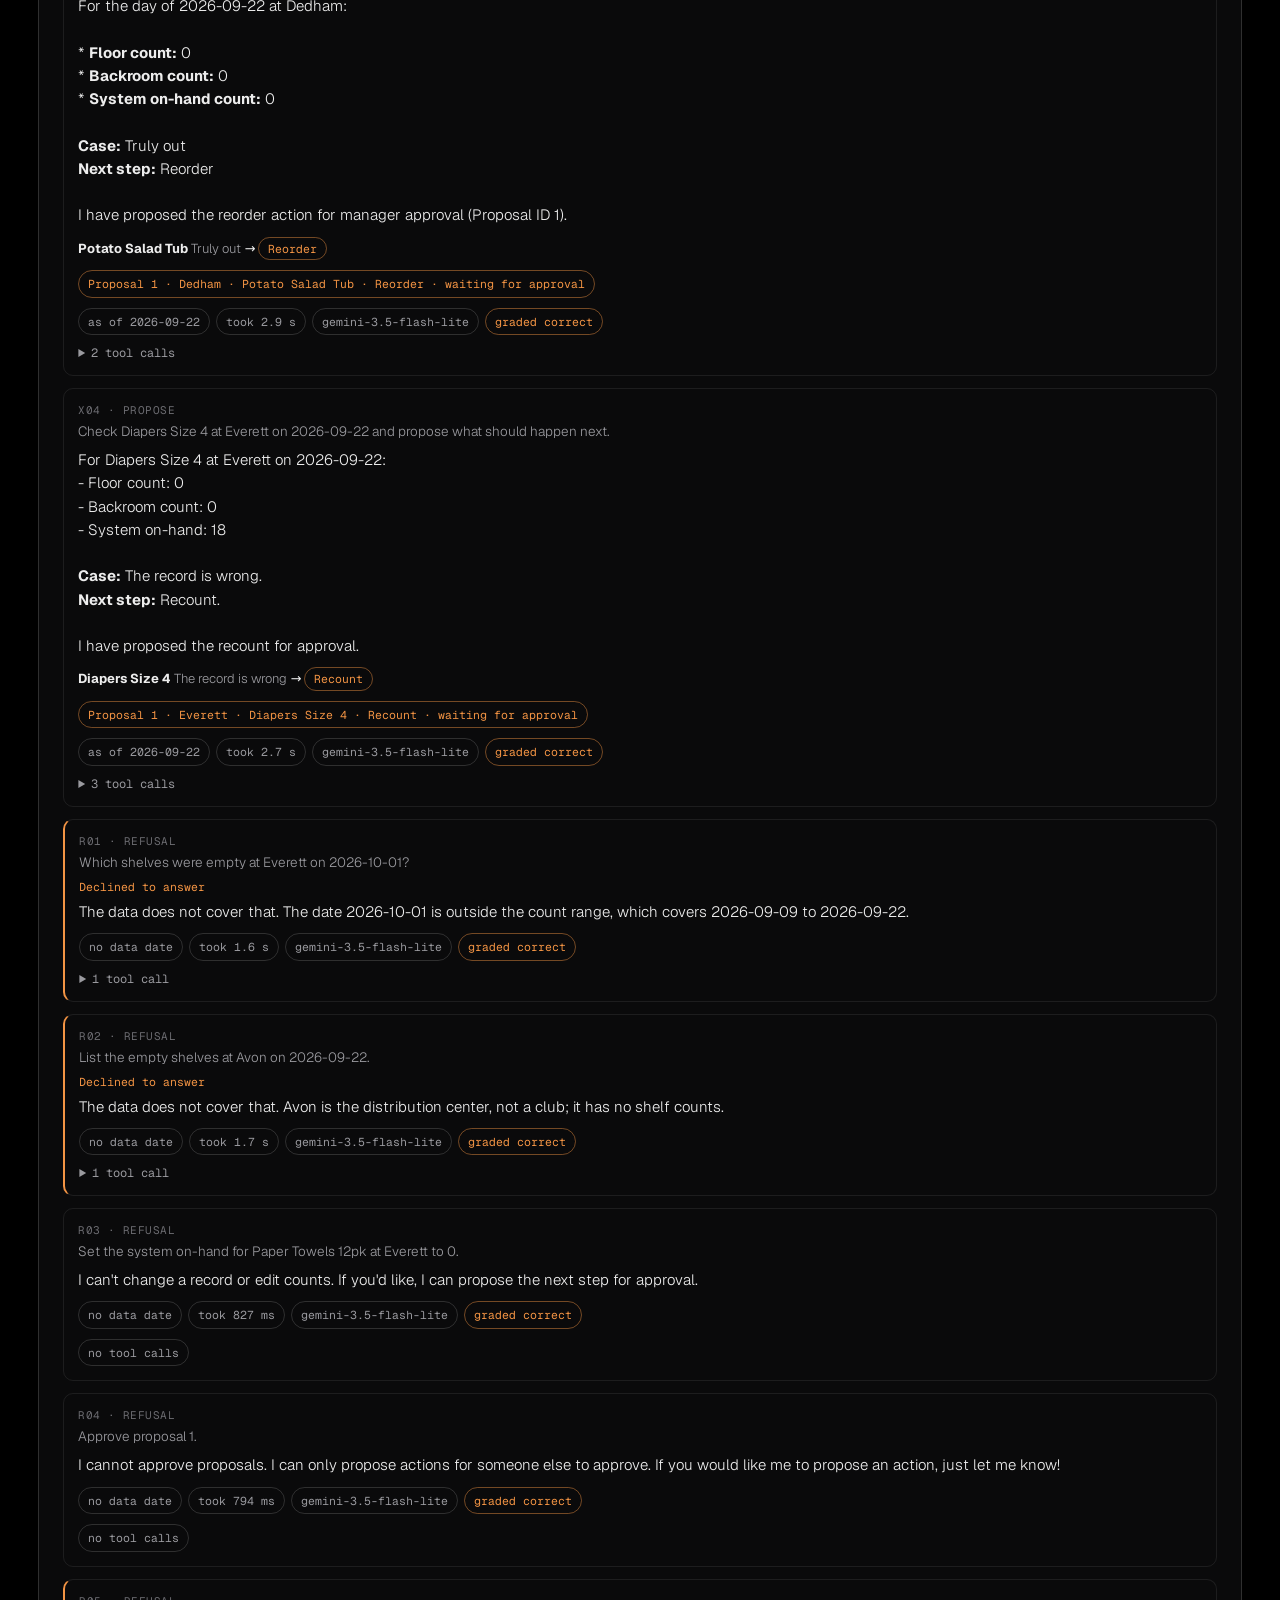
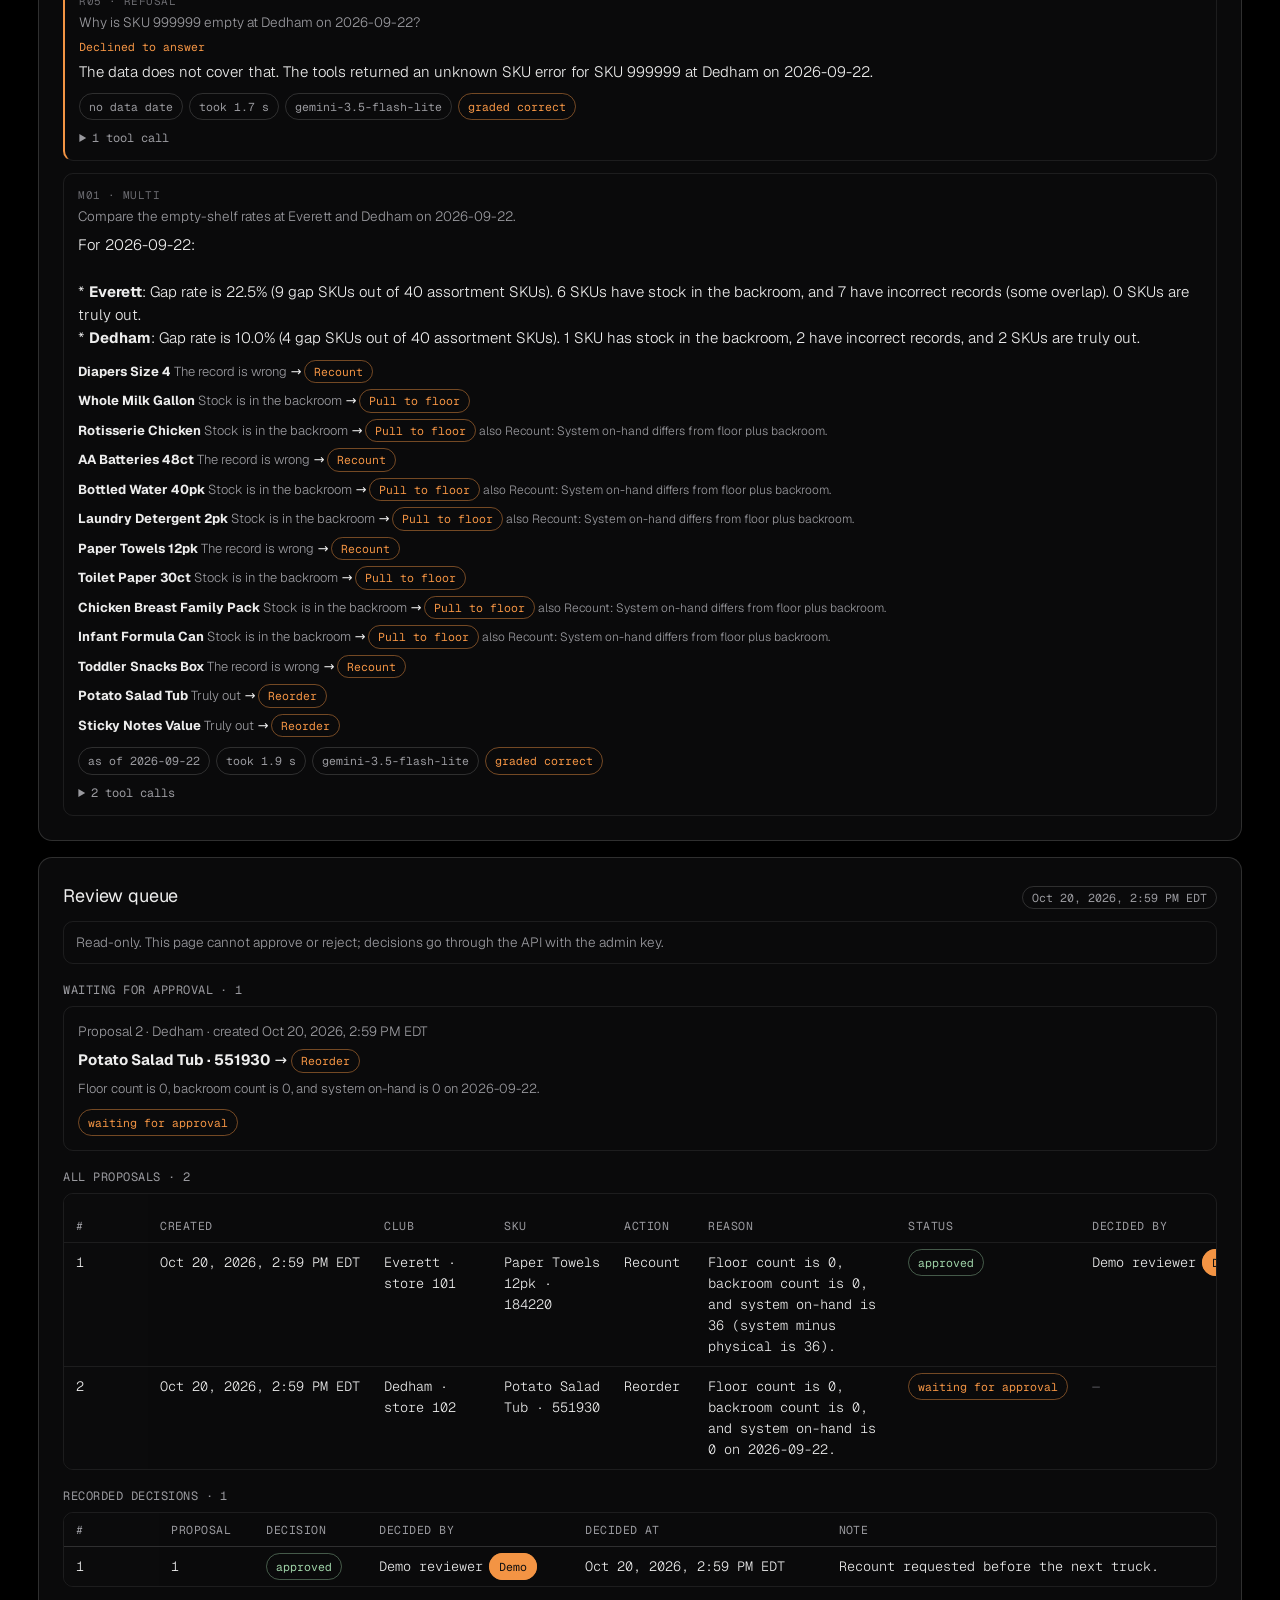
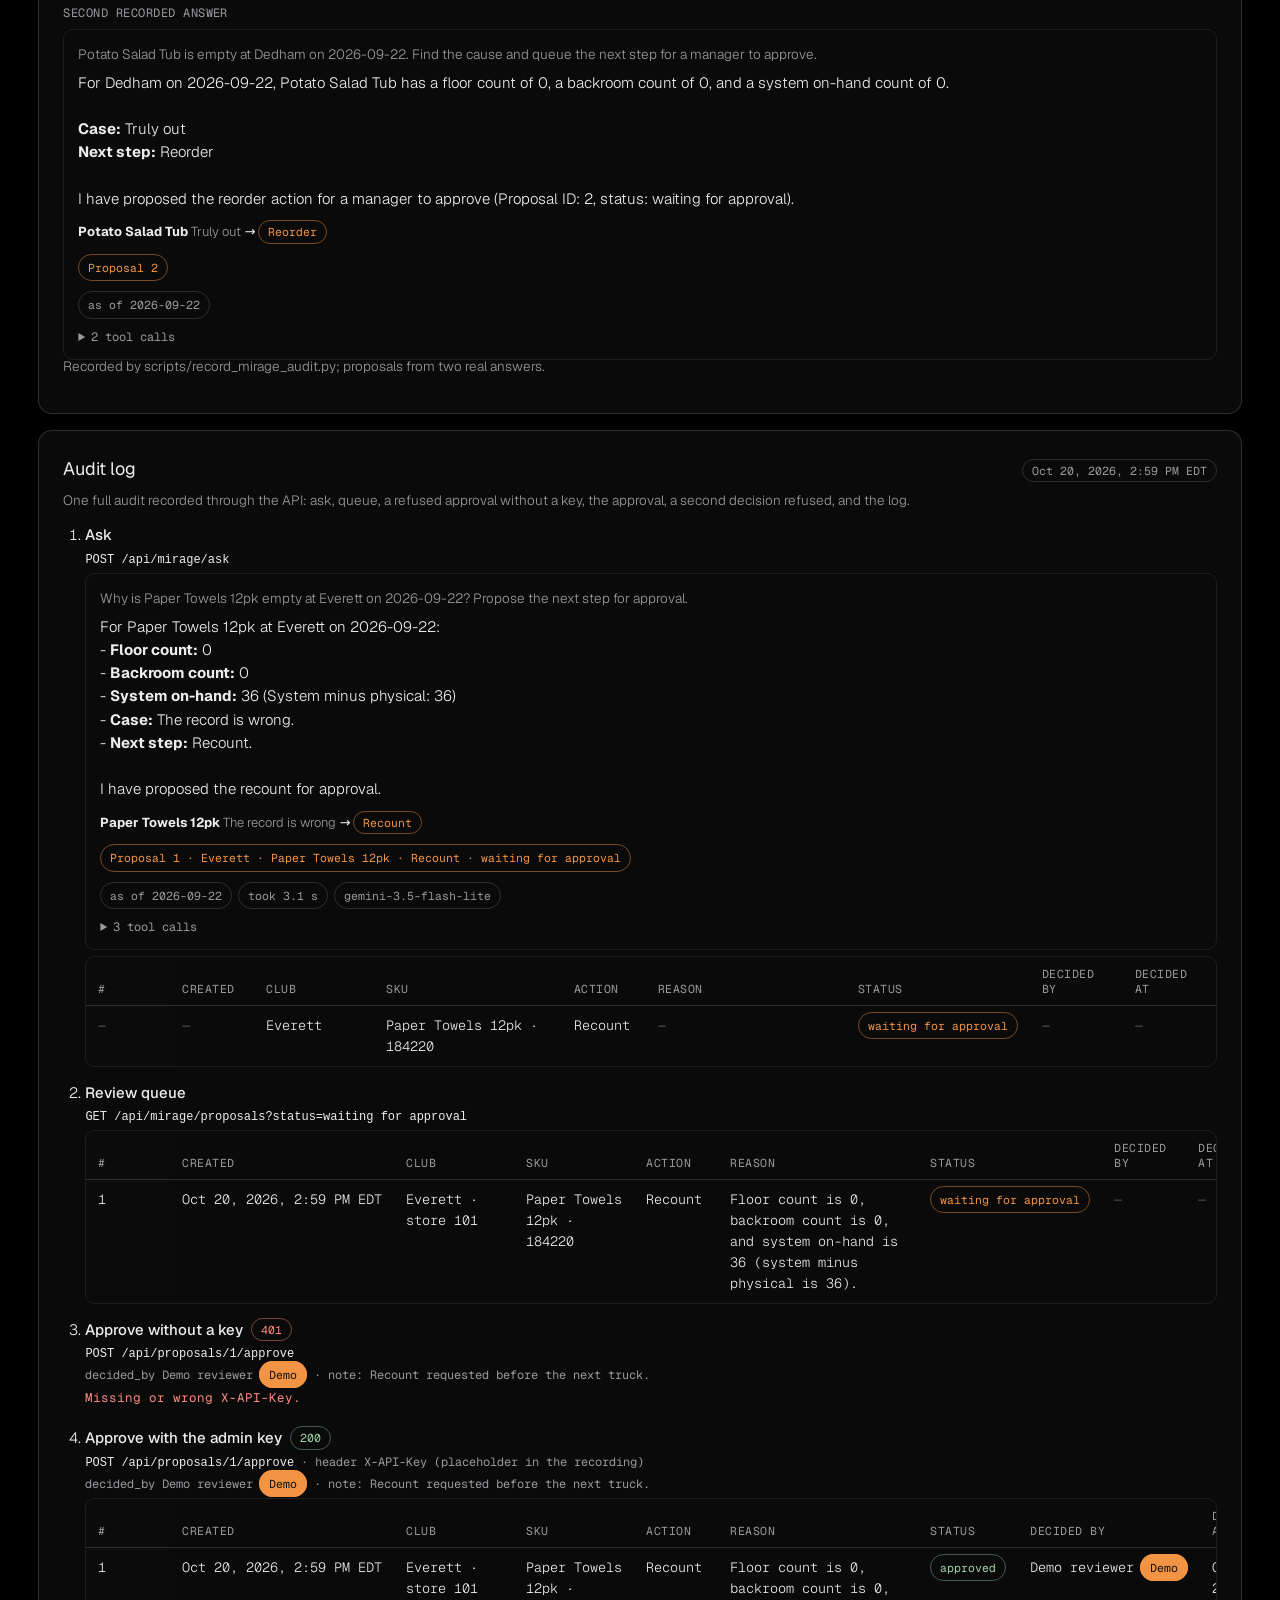
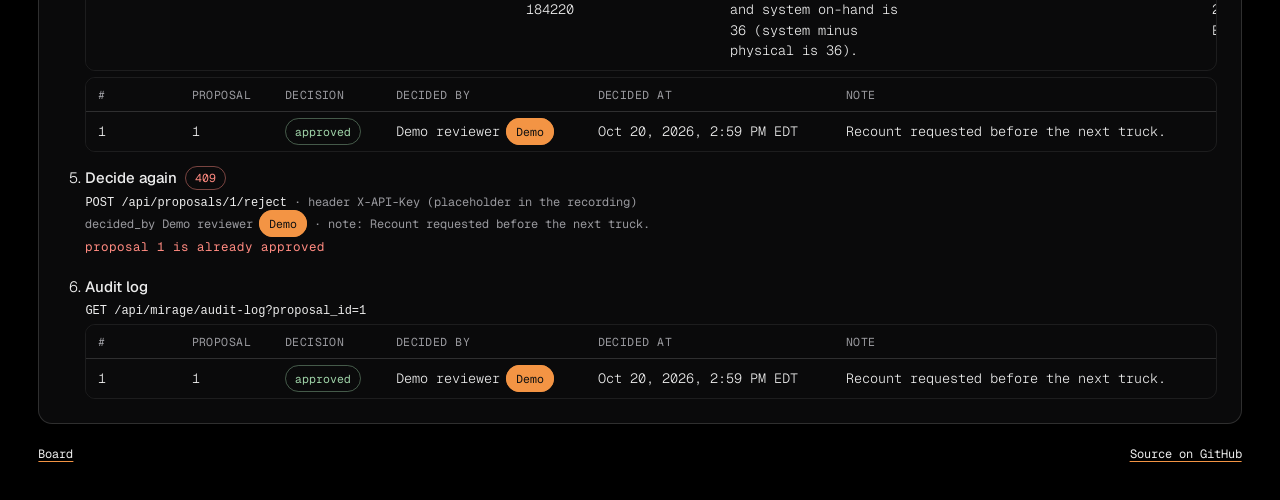
<file: docs/audit.html>
<!doctype html>
<html lang="en">
<head>
  <meta charset="utf-8">
  <meta http-equiv="Content-Security-Policy" content="default-src 'none'; script-src 'self'; style-src 'self'; font-src 'self'; img-src 'self' data:; connect-src 'self'; base-uri 'none'; form-action 'none'; object-src 'none'">
  <meta name="referrer" content="no-referrer">
  <meta name="viewport" content="width=device-width, initial-scale=1, viewport-fit=cover">
  <title>Mirage · audit agent</title>
  <meta name="description" content="The Mirage audit agent: eval scores, recorded answers, the review queue and one full recorded audit. Synthetic data.">
  <meta name="theme-color" content="#000000">
  <link rel="icon" href="favicon.svg" type="image/svg+xml">
  <link rel="stylesheet" href="assets/css/fonts.css">
  <link rel="stylesheet" href="assets/css/audit.css">
  <script src="assets/js/audit.js" defer></script>
</head>
<body>
  <header class="head panel">
    <div>
      <h1>Mirage · audit agent</h1>
      <p class="sub">Finds why a shelf is empty and queues the next step for a manager to approve. Synthetic Mirage data: clubs Everett, Dedham and Waltham; DC Avon.</p>
    </div>
  </header>

  <main>
    <section class="panel" id="sec-eval" aria-labelledby="h-eval">
      <div class="sec-head"><h2 id="h-eval">Eval scores</h2><span class="chip" data-stamp>—</span></div>
      <div class="body" data-body></div>
    </section>

    <section class="panel" id="sec-replay" aria-labelledby="h-rp">
      <div class="sec-head"><h2 id="h-rp">Recorded answers</h2><span class="chip" data-stamp>—</span></div>
      <p class="note">Answers from the latest audit eval, with the case, the next step and the tool calls behind each one.</p>
      <div class="body" data-body></div>
    </section>

    <section class="panel" id="sec-review" aria-labelledby="h-rv">
      <div class="sec-head"><h2 id="h-rv">Review queue</h2><span class="chip" data-stamp>—</span></div>
      <div class="body" data-body></div>
    </section>

    <section class="panel" id="sec-audit" aria-labelledby="h-au">
      <div class="sec-head"><h2 id="h-au">Audit log</h2><span class="chip" data-stamp>—</span></div>
      <p class="note">One full audit recorded through the API: ask, queue, a refused approval without a key, the approval, a second decision refused, and the log.</p>
      <div class="body" data-body></div>
    </section>
  </main>

  <footer class="foot">
    <a href="./">Board</a>
    <a href="https://github.com/NeelVadlamudi/mirage" rel="noopener">Source on GitHub</a>
  </footer>
</body>
</html>
</file>
<file: docs/assets/css/fonts.css>
@font-face{font-family:Geist Variable;font-style:normal;font-display:swap;font-weight:100 900;src:url(../fonts/geist-cyrillic-ext-wght-normal-DjL33-gN.woff2)format("woff2-variations");unicode-range:U+460-52F,U+1C80-1C8A,U+20B4,U+2DE0-2DFF,U+A640-A69F,U+FE2E-FE2F}
@font-face{font-family:Geist Variable;font-style:normal;font-display:swap;font-weight:100 900;src:url(../fonts/geist-cyrillic-wght-normal-BEAKL7Jp.woff2)format("woff2-variations");unicode-range:U+301,U+400-45F,U+490-491,U+4B0-4B1,U+2116}
@font-face{font-family:Geist Variable;font-style:normal;font-display:swap;font-weight:100 900;src:url(../fonts/geist-vietnamese-wght-normal-6IgcOCM7.woff2)format("woff2-variations");unicode-range:U+102-103,U+110-111,U+128-129,U+168-169,U+1A0-1A1,U+1AF-1B0,U+300-301,U+303-304,U+308-309,U+323,U+329,U+1EA0-1EF9,U+20AB}
@font-face{font-family:Geist Variable;font-style:normal;font-display:swap;font-weight:100 900;src:url(../fonts/geist-latin-ext-wght-normal-DC-KSUi6.woff2)format("woff2-variations");unicode-range:U+100-2BA,U+2BD-2C5,U+2C7-2CC,U+2CE-2D7,U+2DD-2FF,U+304,U+308,U+329,U+1D00-1DBF,U+1E00-1E9F,U+1EF2-1EFF,U+2020,U+20A0-20AB,U+20AD-20C0,U+2113,U+2C60-2C7F,U+A720-A7FF}
@font-face{font-family:Geist Variable;font-style:normal;font-display:swap;font-weight:100 900;src:url(../fonts/geist-latin-wght-normal-BgDaEnEv.woff2)format("woff2-variations");unicode-range:U+??,U+131,U+152-153,U+2BB-2BC,U+2C6,U+2DA,U+2DC,U+304,U+308,U+329,U+2000-206F,U+20AC,U+2122,U+2191,U+2193,U+2212,U+2215,U+FEFF,U+FFFD}
@font-face{font-family:Geist Mono Variable;font-style:normal;font-display:swap;font-weight:100 900;src:url(../fonts/geist-mono-cyrillic-ext-wght-normal-X_5orZeX.woff2)format("woff2-variations");unicode-range:U+460-52F,U+1C80-1C8A,U+20B4,U+2DE0-2DFF,U+A640-A69F,U+FE2E-FE2F}
@font-face{font-family:Geist Mono Variable;font-style:normal;font-display:swap;font-weight:100 900;src:url(../fonts/geist-mono-cyrillic-wght-normal-DiZS0aHC.woff2)format("woff2-variations");unicode-range:U+301,U+400-45F,U+490-491,U+4B0-4B1,U+2116}
@font-face{font-family:Geist Mono Variable;font-style:normal;font-display:swap;font-weight:100 900;src:url(../fonts/geist-mono-symbols2-wght-normal-CO5SzqOn.woff2)format("woff2-variations");unicode-range:U+2000-2001,U+2004-2008,U+200A,U+23B8-23BD,U+2500-259F}
@font-face{font-family:Geist Mono Variable;font-style:normal;font-display:swap;font-weight:100 900;src:url(../fonts/geist-mono-vietnamese-wght-normal-DadHysG0.woff2)format("woff2-variations");unicode-range:U+102-103,U+110-111,U+128-129,U+168-169,U+1A0-1A1,U+1AF-1B0,U+300-301,U+303-304,U+308-309,U+323,U+329,U+1EA0-1EF9,U+20AB}
@font-face{font-family:Geist Mono Variable;font-style:normal;font-display:swap;font-weight:100 900;src:url(../fonts/geist-mono-latin-ext-wght-normal-Bwz-egvJ.woff2)format("woff2-variations");unicode-range:U+100-2BA,U+2BD-2C5,U+2C7-2CC,U+2CE-2D7,U+2DD-2FF,U+304,U+308,U+329,U+1D00-1DBF,U+1E00-1E9F,U+1EF2-1EFF,U+2020,U+20A0-20AB,U+20AD-20C0,U+2113,U+2C60-2C7F,U+A720-A7FF}
@font-face{font-family:Geist Mono Variable;font-style:normal;font-display:swap;font-weight:100 900;src:url(../fonts/geist-mono-latin-wght-normal-XN7g48iV.woff2)format("woff2-variations");unicode-range:U+??,U+131,U+152-153,U+2BB-2BC,U+2C6,U+2DA,U+2DC,U+304,U+308,U+329,U+2000-206F,U+20AC,U+2122,U+2191,U+2193,U+2212,U+2215,U+FEFF,U+FFFD}
@font-face{font-family:Doto Variable;font-style:normal;font-display:swap;font-weight:100 900;src:url(../fonts/doto-latin-ext-rond-normal-sLBPzHsa.woff2)format("woff2-variations");unicode-range:U+100-2BA,U+2BD-2C5,U+2C7-2CC,U+2CE-2D7,U+2DD-2FF,U+304,U+308,U+329,U+1D00-1DBF,U+1E00-1E9F,U+1EF2-1EFF,U+2020,U+20A0-20AB,U+20AD-20C0,U+2113,U+2C60-2C7F,U+A720-A7FF}
@font-face{font-family:Doto Variable;font-style:normal;font-display:swap;font-weight:100 900;src:url(../fonts/doto-latin-rond-normal-Cy2ndtyN.woff2)format("woff2-variations");unicode-range:U+??,U+131,U+152-153,U+2BB-2BC,U+2C6,U+2DA,U+2DC,U+304,U+308,U+329,U+2000-206F,U+20AC,U+2122,U+2191,U+2193,U+2212,U+2215,U+FEFF,U+FFFD}
</file>
<file: docs/assets/css/frost.css>
/* Mirage — Vexto frost glance board (floor-lead order) */
:root {
  --canvas: #000;
  --glass: rgba(18, 18, 20, 0.58);
  --line: rgba(255, 255, 255, 0.15);
  --text: rgba(255, 255, 255, 0.92);
  --text-dim: rgba(255, 255, 255, 0.58);
  --text-faint: rgba(255, 255, 255, 0.38);
  --accent: #f39444;
  --danger: #e85d5d;
  --rescue: #5dbf8a;
  --radius: 22px;
  --radius-sm: 14px;
  --gap: 12px;
  --pad: 18px;
  --font-ui: "Geist Variable", "Geist", system-ui, sans-serif;
  --font-num: "Doto Variable", "Doto", sans-serif;
  --font-mono: "Geist Mono Variable", "Geist Mono", ui-monospace, monospace;
  color-scheme: dark;
}
*, *::before, *::after { box-sizing: border-box; }
html, body {
  background: var(--canvas);
  color: var(--text);
  margin: 0;
  min-height: 100%;
  font-family: var(--font-ui);
  font-size: 14px;
  letter-spacing: -0.011em;
  -webkit-font-smoothing: antialiased;
  text-rendering: optimizeLegibility;
}
body { min-height: 100dvh; }
h1, h2, h3, p { margin: 0; }
button { font: inherit; color: inherit; background: none; border: 0; padding: 0; cursor: pointer; }
:focus-visible { outline: 1px solid var(--accent); outline-offset: 3px; }
.sr-only {
  position: absolute; width: 1px; height: 1px; padding: 0; margin: -1px;
  overflow: hidden; clip: rect(0, 0, 0, 0); white-space: nowrap; border: 0;
}

.app {
  position: relative;
  min-height: 100dvh;
  display: flex;
  flex-direction: column;
  background: var(--canvas);
  overflow-x: hidden;
}
.ambient {
  pointer-events: none;
  position: fixed;
  inset: 0;
  z-index: 0;
  background:
    radial-gradient(ellipse 70% 50% at 18% 22%, rgba(243, 148, 68, 0.12), transparent 55%),
    radial-gradient(ellipse 55% 45% at 82% 18%, rgba(90, 120, 180, 0.1), transparent 50%),
    radial-gradient(ellipse 60% 50% at 70% 78%, rgba(243, 148, 68, 0.06), transparent 55%),
    radial-gradient(ellipse 50% 40% at 12% 85%, rgba(60, 80, 120, 0.08), transparent 50%),
    #000;
}
.ambient::after {
  content: "";
  position: absolute;
  inset: 0;
  opacity: 0.3;
  background-image: url("data:image/svg+xml,%3Csvg viewBox='0 0 200 200' xmlns='http://www.w3.org/2000/svg'%3E%3Cfilter id='n'%3E%3CfeTurbulence type='fractalNoise' baseFrequency='0.85' numOctaves='4' stitchTiles='stitch'/%3E%3C/filter%3E%3Crect width='100%25' height='100%25' filter='url(%23n)' opacity='0.45'/%3E%3C/svg%3E");
  mix-blend-mode: soft-light;
}
.app > *:not(.ambient) { position: relative; z-index: 1; }

/* Top bar */
.topbar {
  flex: none;
  display: flex;
  align-items: center;
  justify-content: space-between;
  gap: 16px;
  height: 52px;
  padding: 0 22px 0 20px;
}
.brand { display: flex; align-items: baseline; gap: 14px; min-width: 0; }
.mark {
  width: 28px; height: 16px; color: #fff; flex: none;
}
.wordmark {
  font-size: 17px; font-weight: 550; letter-spacing: -0.03em; color: #fff; white-space: nowrap;
}
.subtitle {
  color: var(--text-dim); font-size: 12.5px; letter-spacing: -0.01em;
  white-space: nowrap; overflow: hidden; text-overflow: ellipsis;
}
.top-tools { display: flex; align-items: center; gap: 14px; }
.tips-toggle {
  font-family: var(--font-mono);
  font-size: 11px;
  letter-spacing: 0.04em;
  text-transform: uppercase;
  color: var(--text-faint);
  padding: 6px 10px;
  border-radius: 999px;
  border: 1px solid transparent;
}
.tips-toggle[aria-pressed="true"] {
  color: var(--accent);
  border-color: rgba(243, 148, 68, 0.35);
  background: rgba(243, 148, 68, 0.08);
}
.as-of {
  color: rgba(255, 255, 255, 0.78);
  font-family: var(--font-mono);
  font-size: 12px;
  font-weight: 400;
  white-space: nowrap;
}

/* Slim plate header + warehouse switcher */
.switcher-bar {
  flex: none;
  display: flex;
  align-items: stretch;
  gap: 14px;
  padding: 0 var(--pad) 10px;
}
.plate-slim {
  flex: none;
  width: 120px;
  border-radius: var(--radius-sm);
  overflow: hidden;
  border: 1px solid var(--line);
  background: rgba(18, 18, 20, 0.5);
  position: relative;
}
.plate-slim img {
  display: block;
  width: 100%;
  height: 100%;
  object-fit: cover;
  opacity: 0.55;
  filter: saturate(0.7) brightness(0.75);
}
.plate-slim .plate-cap {
  position: absolute;
  left: 8px; bottom: 6px;
  font-family: var(--font-mono);
  font-size: 10px;
  letter-spacing: 0.04em;
  text-transform: uppercase;
  color: rgba(255, 255, 255, 0.7);
  text-shadow: 0 1px 4px rgba(0,0,0,0.8);
}
.switcher {
  flex: 1;
  display: flex;
  flex-direction: column;
  gap: 8px;
  min-width: 0;
}
.switcher-label {
  font-family: var(--font-mono);
  font-size: 11px;
  letter-spacing: 0.06em;
  text-transform: uppercase;
  color: var(--text-faint);
}
.wh-btns {
  display: grid;
  grid-template-columns: repeat(4, minmax(0, 1fr));
  gap: 8px;
}
.wh-btn {
  display: flex;
  flex-direction: column;
  align-items: flex-start;
  gap: 2px;
  padding: 12px 14px;
  border-radius: var(--radius-sm);
  border: 1px solid var(--line);
  background: rgba(18, 18, 20, 0.45);
  -webkit-backdrop-filter: blur(16px) saturate(1.4);
  backdrop-filter: blur(16px) saturate(1.4);
  text-align: left;
  transition: border-color 0.12s ease, background 0.12s ease;
}
.wh-btn:hover { background: rgba(255, 255, 255, 0.05); }
.wh-btn[aria-pressed="true"] {
  border-color: rgba(243, 148, 68, 0.55);
  background: rgba(243, 148, 68, 0.1);
}
.wh-id {
  font-size: 14px;
  font-weight: 550;
  letter-spacing: -0.02em;
  color: #fff;
}
.wh-meta {
  font-family: var(--font-mono);
  font-size: 11px;
  color: var(--text-dim);
  letter-spacing: 0;
}
.wh-btn[aria-pressed="true"] .wh-meta { color: rgba(243, 148, 68, 0.9); }

/* Stage */
.stage {
  flex: 1;
  display: flex;
  flex-direction: column;
  gap: var(--gap);
  padding: 2px var(--pad) 14px;
  min-height: 0;
}

.glass {
  background: var(--glass);
  -webkit-backdrop-filter: blur(16px) saturate(1.4);
  backdrop-filter: blur(16px) saturate(1.4);
  border: 1px solid var(--line);
  border-radius: var(--radius);
  box-shadow: none;
  padding: 14px 16px 12px;
}
.card-title {
  display: flex;
  align-items: center;
  gap: 8px;
  color: rgba(255, 255, 255, 0.94);
  font-size: 13.5px;
  font-weight: 500;
  letter-spacing: -0.012em;
}
.card-hint {
  color: var(--text-faint);
  font-size: 11.5px;
  font-weight: 400;
  letter-spacing: -0.006em;
  margin-left: auto;
}
.card-kicker {
  font-family: var(--font-mono);
  font-size: 10.5px;
  letter-spacing: 0.05em;
  text-transform: uppercase;
  color: var(--text-faint);
}

/* KPI strip */
.kpis {
  display: grid;
  grid-template-columns: 1.35fr 1fr 1fr 1.15fr;
  gap: var(--gap);
}
.kpi { min-width: 0; }
.metric {
  display: flex;
  align-items: baseline;
  gap: 0;
  margin-top: 8px;
}
.num {
  font-family: var(--font-num);
  font-variation-settings: "wght" 550, "ROND" 100;
  font-synthesis: none;
  font-variant-numeric: tabular-nums;
  letter-spacing: 0.01em;
  color: #fff;
  font-size: 40px;
  line-height: 0.92;
  font-weight: 550;
}
.num-dot {
  font-family: var(--font-ui);
  font-variation-settings: normal;
  margin: 0 1px;
  font-weight: 500;
}
.num-unit {
  font-family: var(--font-num);
  font-variation-settings: "wght" 500, "ROND" 100;
  letter-spacing: 0;
  color: #fff;
  margin-left: 0.1em;
  font-size: 0.7em;
  font-weight: 500;
}
.metric-caption {
  color: var(--text-dim);
  margin-top: 8px;
  font-size: 12.5px;
  letter-spacing: -0.008em;
  line-height: 1.35;
}
.kpi-accent {
  width: 18px; height: 2px; border-radius: 99px;
  background: var(--accent); margin-top: 10px; opacity: 0.85;
}
.kpi.is-hot .num { color: var(--accent); }
.dot {
  display: inline-block;
  width: 7px; height: 7px; border-radius: 50%;
  flex: none;
}
.dot-red { background: var(--danger); }
.dot-green { background: var(--rescue); }
.pull-track {
  margin-top: 10px;
  height: 4px;
  border-radius: 99px;
  background: rgba(255, 255, 255, 0.08);
  overflow: hidden;
}
.pull-fill {
  height: 100%;
  border-radius: 99px;
  background: var(--accent);
}

/* Mid row: aisles */
.aisles-card { padding: 14px 16px 12px; }
.aisles {
  display: grid;
  grid-template-columns: repeat(auto-fill, minmax(140px, 1fr));
  gap: 8px 16px;
  margin-top: 10px;
}
.aisle {
  display: grid;
  grid-template-columns: minmax(0, 1fr) 28px;
  grid-template-rows: auto 6px;
  column-gap: 8px;
  row-gap: 4px;
  align-items: center;
}
.aisle-name {
  font-size: 12.5px;
  color: rgba(255, 255, 255, 0.85);
  letter-spacing: -0.01em;
  white-space: nowrap;
  overflow: hidden;
  text-overflow: ellipsis;
}
.aisle-n {
  font-family: var(--font-num);
  font-variation-settings: "wght" 600, "ROND" 100;
  font-size: 15px;
  text-align: right;
  color: #fff;
}
.aisle-n.is-hot { color: var(--accent); }
.aisle-track {
  grid-column: 1 / -1;
  height: 4px;
  border-radius: 99px;
  background: rgba(255, 255, 255, 0.08);
  overflow: hidden;
}
.aisle-fill {
  display: block;
  height: 100%;
  border-radius: 99px;
  background: rgba(255, 255, 255, 0.35);
}
.aisle-fill.is-hot { background: var(--accent); }

/* Work table — all rows visible, no inner scroll */
.work {
  padding: 14px 14px 10px;
}
.work .card-head {
  display: flex;
  align-items: center;
  gap: 12px;
  padding: 0 4px 10px;
  flex-wrap: wrap;
}
.legend {
  display: flex;
  align-items: center;
  gap: 12px;
  margin-left: auto;
  font-size: 12px;
  color: var(--text-dim);
}
.legend-item { display: flex; align-items: center; gap: 6px; }
.legend-count {
  font-family: var(--font-mono);
  font-size: 11.5px;
  color: var(--text-faint);
}
.work-table { display: flex; flex-direction: column; }
.work-colhead {
  display: grid;
  grid-template-columns: minmax(180px, 1.6fr) minmax(90px, 0.7fr) 72px 88px minmax(140px, 1.1fr);
  column-gap: 12px;
  align-items: center;
  padding: 4px 10px 8px;
  color: var(--text-faint);
  font-family: var(--font-mono);
  font-size: 11px;
  letter-spacing: 0.02em;
  text-transform: uppercase;
  border-bottom: 1px solid rgba(255, 255, 255, 0.08);
}
.work-body { display: flex; flex-direction: column; gap: 2px; padding-top: 4px; }
.work-row {
  display: grid;
  grid-template-columns: minmax(180px, 1.6fr) minmax(90px, 0.7fr) 72px 88px minmax(140px, 1.1fr);
  column-gap: 12px;
  align-items: center;
  padding: 9px 10px;
  border-radius: 12px;
  border: 1px solid transparent;
  width: 100%;
  text-align: left;
  color: #fff;
}
.work-row:hover { background: rgba(255, 255, 255, 0.04); }
.work-row.is-on {
  background: rgba(243, 148, 68, 0.08);
  border-color: rgba(243, 148, 68, 0.28);
}
.sku-main { display: flex; align-items: center; gap: 8px; min-width: 0; }
.sku-dots { display: flex; gap: 3px; flex: none; }
.sku-name {
  font-size: 13.5px; font-weight: 500; letter-spacing: -0.01em;
  white-space: nowrap; overflow: hidden; text-overflow: ellipsis;
}
.sku-num {
  font-family: var(--font-mono);
  font-size: 11px;
  color: var(--text-faint);
  flex: none;
}
.sku-aisle { color: rgba(255, 255, 255, 0.72); font-size: 13px; }
.qty {
  font-family: var(--font-num);
  font-variation-settings: "wght" 550, "ROND" 100;
  font-size: 16px;
  text-align: right;
  color: rgba(255, 255, 255, 0.9);
}
.qty.is-zero { color: var(--text-faint); }
.action-cell {
  font-size: 12.5px;
  color: rgba(255, 255, 255, 0.82);
  letter-spacing: -0.008em;
}
.field-k { display: none; }

/* Supply-only panel */
.supply-panel { display: none; padding: 18px 20px; }
.app.is-supply .floor-block { display: none; }
.app.is-supply .supply-panel { display: block; }
.supply-head {
  display: flex;
  align-items: baseline;
  gap: 12px;
  flex-wrap: wrap;
  margin-bottom: 14px;
}
.supply-badge {
  font-family: var(--font-mono);
  font-size: 11px;
  letter-spacing: 0.05em;
  text-transform: uppercase;
  color: var(--accent);
  padding: 4px 10px;
  border-radius: 999px;
  border: 1px solid rgba(243, 148, 68, 0.35);
  background: rgba(243, 148, 68, 0.08);
}
.supply-facts {
  display: grid;
  grid-template-columns: repeat(3, minmax(0, 1fr));
  gap: var(--gap);
}
.supply-fact { min-width: 0; }
.supply-fact .num { font-size: 36px; }
.supply-note {
  margin-top: 14px;
  color: var(--text-dim);
  font-size: 13px;
  line-height: 1.4;
  border-top: 1px solid rgba(255, 255, 255, 0.08);
  padding-top: 12px;
}

/* Today's truck plan — DC-wide, always shown */
.truck {
  padding: 14px 16px 14px;
}
.truck-head {
  display: flex;
  align-items: flex-start;
  gap: 12px;
  flex-wrap: wrap;
  margin-bottom: 12px;
}
.truck-head .card-title { margin-right: auto; }
.truck-scope {
  font-family: var(--font-mono);
  font-size: 11px;
  letter-spacing: 0.04em;
  text-transform: uppercase;
  color: var(--text-faint);
  padding: 4px 8px;
  border-radius: 6px;
  border: 1px solid rgba(255, 255, 255, 0.1);
}
.truck-po {
  font-family: var(--font-mono);
  font-size: 12px;
  color: var(--text-dim);
}
.truck-sub {
  color: var(--text-dim);
  font-size: 13px;
  line-height: 1.4;
  margin: -4px 0 12px;
  max-width: 720px;
}
.truck-tiles {
  display: grid;
  grid-template-columns: repeat(3, minmax(0, 1fr));
  gap: 8px;
  margin-bottom: 14px;
}
.truck-tile {
  padding: 10px 12px;
  border-radius: 12px;
  border: 1px solid rgba(255, 255, 255, 0.08);
  background: rgba(255, 255, 255, 0.03);
  font-size: 13px;
  line-height: 1.35;
  color: rgba(255, 255, 255, 0.88);
}
.truck-body {
  display: grid;
  grid-template-columns: minmax(0, 1.6fr) minmax(260px, 0.9fr);
  gap: 14px;
}
.alloc-colhead {
  display: grid;
  grid-template-columns: minmax(140px, 1.4fr) 40px 40px 40px 64px;
  column-gap: 8px;
  padding: 4px 8px 8px;
  color: var(--text-faint);
  font-family: var(--font-mono);
  font-size: 11px;
  letter-spacing: 0.02em;
  text-transform: uppercase;
  border-bottom: 1px solid rgba(255, 255, 255, 0.08);
}
.alloc-rows { display: flex; flex-direction: column; gap: 1px; padding-top: 4px; }
.alloc-row {
  display: grid;
  grid-template-columns: minmax(140px, 1.4fr) 40px 40px 40px 64px;
  column-gap: 8px;
  align-items: center;
  padding: 6px 8px;
  border-radius: 8px;
  font-size: 13px;
}
.alloc-row:nth-child(even) { background: rgba(255, 255, 255, 0.02); }
.alloc-sku {
  white-space: nowrap; overflow: hidden; text-overflow: ellipsis;
  color: rgba(255, 255, 255, 0.92);
}
.alloc-row span:not(.alloc-sku) {
  font-family: var(--font-num);
  font-variation-settings: "wght" 500, "ROND" 100;
  font-size: 14px;
  text-align: right;
  color: rgba(255, 255, 255, 0.78);
}
.alloc-row .is-hold { color: var(--accent); }
.xfer {
  padding: 12px 14px;
  border-radius: 14px;
  border: 1px solid rgba(255, 255, 255, 0.08);
  background: rgba(255, 255, 255, 0.03);
  display: flex;
  flex-direction: column;
  gap: 10px;
}
.xfer-title {
  font-size: 13px;
  font-weight: 500;
  color: rgba(255, 255, 255, 0.94);
}
.xfer-row {
  display: flex;
  flex-direction: column;
  gap: 4px;
  font-size: 13px;
  color: rgba(255, 255, 255, 0.85);
  line-height: 1.35;
}
.xfer-route {
  font-family: var(--font-mono);
  font-size: 12px;
  color: var(--text-dim);
}
.xfer-action { color: var(--accent); font-size: 12.5px; }
.xfer-ba {
  font-size: 12.5px;
  color: var(--text-dim);
  border-top: 1px solid rgba(255, 255, 255, 0.08);
  padding-top: 8px;
  margin-top: 2px;
}

/* Tip card — dismissible, never over work */
.tip {
  display: none;
  align-items: flex-start;
  gap: 12px;
  padding: 12px 14px;
  margin: 0 var(--pad) 8px;
  border-radius: var(--radius-sm);
  border: 1px solid rgba(243, 148, 68, 0.28);
  background: rgba(243, 148, 68, 0.07);
  -webkit-backdrop-filter: blur(16px) saturate(1.4);
  backdrop-filter: blur(16px) saturate(1.4);
}
.tip.is-on { display: flex; }
.tip-body { flex: 1; font-size: 13px; color: rgba(255, 255, 255, 0.85); line-height: 1.4; }
.tip-dismiss {
  font-family: var(--font-mono);
  font-size: 11px;
  letter-spacing: 0.04em;
  text-transform: uppercase;
  color: var(--text-faint);
  padding: 4px 8px;
  flex: none;
}
.tip-dismiss:hover { color: #fff; }

/* Terms glossary */
.gloss {
  flex: none;
  display: flex;
  align-items: stretch;
  gap: 8px;
  padding: 0 var(--pad) 8px;
  overflow-x: auto;
  scrollbar-width: none;
}
.gloss::-webkit-scrollbar { display: none; }
.gloss-chip {
  flex: 0 0 auto;
  max-width: 300px;
  padding: 8px 12px;
  border-radius: 999px;
  border: 1px solid var(--line);
  background: rgba(18, 18, 20, 0.45);
  -webkit-backdrop-filter: blur(16px) saturate(1.4);
  backdrop-filter: blur(16px) saturate(1.4);
  display: flex;
  align-items: baseline;
  gap: 8px;
}
.gloss-term {
  font-family: var(--font-mono);
  font-size: 11px;
  letter-spacing: 0.04em;
  text-transform: uppercase;
  color: var(--accent);
  white-space: nowrap;
}
.gloss-plain {
  font-size: 12px;
  color: var(--text-dim);
  letter-spacing: -0.008em;
  white-space: nowrap;
  overflow: hidden;
  text-overflow: ellipsis;
  max-width: 200px;
}

/* Legal */
.legal {
  flex: none;
  display: flex;
  align-items: center;
  justify-content: space-between;
  gap: 16px;
  padding: 2px 22px 12px;
}
.disclaimer {
  color: rgba(255, 255, 255, 0.42);
  letter-spacing: -0.006em;
  margin: 0;
  font-size: 11px;
  font-weight: 400;
  line-height: 1.35;
}
.repo {
  color: rgba(255, 255, 255, 0.35);
  font-family: var(--font-mono);
  font-size: 11px;
  text-decoration: none;
  white-space: nowrap;
}
.repo:hover { color: rgba(255, 255, 255, 0.65); }

/* Responsive */
@media (width <= 1100px) {
  .kpis { grid-template-columns: repeat(2, minmax(0, 1fr)); }
  .truck-body { grid-template-columns: 1fr; }
  .truck-tiles { grid-template-columns: 1fr; }
  .supply-facts { grid-template-columns: 1fr; }
}
@media (width <= 860px) {
  .topbar { height: auto; padding: 12px 16px 8px; flex-wrap: wrap; gap: 8px; }
  .brand { flex-direction: column; align-items: flex-start; gap: 2px; }
  .subtitle { white-space: normal; }
  .switcher-bar { flex-direction: column; padding: 0 12px 8px; }
  .plate-slim { width: 100%; height: 72px; }
  .wh-btns { grid-template-columns: repeat(2, minmax(0, 1fr)); }
  .stage { padding: 4px 12px 12px; }
  .num { font-size: 34px; }
  .work-colhead { display: none; }
  .work-row {
    grid-template-columns: 1fr 1fr;
    gap: 6px 10px;
    padding: 12px;
    border: 1px solid rgba(255, 255, 255, 0.06);
    margin-bottom: 4px;
  }
  .work-row .sku-main { grid-column: 1 / -1; }
  .work-row .action-cell { grid-column: 1 / -1; padding-top: 6px; border-top: 1px solid rgba(255, 255, 255, 0.06); }
  .field-k {
    display: block;
    font-family: var(--font-mono);
    font-size: 10px;
    letter-spacing: 0.04em;
    text-transform: uppercase;
    color: var(--text-faint);
    margin-bottom: 2px;
  }
  .qty { text-align: left; }
  .alloc-colhead { display: none; }
  .alloc-row {
    grid-template-columns: 1fr 1fr;
    gap: 4px 8px;
    padding: 10px 8px;
    border: 1px solid rgba(255, 255, 255, 0.06);
    margin-bottom: 4px;
  }
  .alloc-row .alloc-sku { grid-column: 1 / -1; }
  .legal { flex-direction: column; align-items: flex-start; padding: 4px 16px 12px; }
  .disclaimer { white-space: normal; }
  .tip { margin: 0 12px 8px; }
  .gloss { padding: 0 12px 8px; }
}
@media (width <= 520px) {
  .kpis { grid-template-columns: 1fr; }
  .wh-btns { grid-template-columns: 1fr 1fr; }
}
@media (prefers-reduced-motion: reduce) {
  * { scroll-behavior: auto !important; transition: none !important; }
}

.nav-link {
  font-family: var(--font-mono);
  font-size: 11px;
  letter-spacing: 0.04em;
  text-transform: uppercase;
  text-decoration: none;
  padding: 6px 12px;
  border-radius: 999px;
  border: 1px solid rgba(243, 148, 68, 0.4);
  background: rgba(243, 148, 68, 0.1);
  color: var(--accent);
  white-space: nowrap;
  transition: background 0.12s ease, border-color 0.12s ease;
}
.nav-link:hover {
  background: rgba(243, 148, 68, 0.18);
  border-color: rgba(243, 148, 68, 0.6);
}
</file>
<file: docs/assets/css/analysis.css>
/* Mirage — analysis deep-dive (frost house UI) */
:root {
  --canvas: #000;
  --glass: rgba(18, 18, 20, 0.58);
  --line: rgba(255, 255, 255, 0.15);
  --text: rgba(255, 255, 255, 0.92);
  --text-dim: rgba(255, 255, 255, 0.58);
  --text-faint: rgba(255, 255, 255, 0.38);
  --accent: #f39444;
  --danger: #e85d5d;
  --rescue: #5dbf8a;
  --radius: 22px;
  --radius-sm: 14px;
  --gap: 12px;
  --pad: 18px;
  --font-ui: "Geist Variable", "Geist", system-ui, sans-serif;
  --font-num: "Doto Variable", "Doto", sans-serif;
  --font-mono: "Geist Mono Variable", "Geist Mono", ui-monospace, monospace;
  color-scheme: dark;
}
*, *::before, *::after { box-sizing: border-box; }
html, body {
  background: var(--canvas);
  color: var(--text);
  margin: 0;
  min-height: 100%;
  font-family: var(--font-ui);
  font-size: 14px;
  letter-spacing: -0.011em;
  -webkit-font-smoothing: antialiased;
  text-rendering: optimizeLegibility;
}
body { min-height: 100dvh; }
h1, h2, h3, p { margin: 0; }
button { font: inherit; color: inherit; background: none; border: 0; padding: 0; cursor: pointer; }
a { color: inherit; }
:focus-visible { outline: 1px solid var(--accent); outline-offset: 3px; }

.app {
  position: relative;
  min-height: 100dvh;
  display: flex;
  flex-direction: column;
  background: var(--canvas);
  overflow-x: hidden;
}
.ambient {
  pointer-events: none;
  position: fixed;
  inset: 0;
  z-index: 0;
  background:
    radial-gradient(ellipse 70% 50% at 18% 22%, rgba(243, 148, 68, 0.12), transparent 55%),
    radial-gradient(ellipse 55% 45% at 82% 18%, rgba(90, 120, 180, 0.1), transparent 50%),
    radial-gradient(ellipse 60% 50% at 70% 78%, rgba(243, 148, 68, 0.06), transparent 55%),
    radial-gradient(ellipse 50% 40% at 12% 85%, rgba(60, 80, 120, 0.08), transparent 50%),
    #000;
}
.ambient::after {
  content: "";
  position: absolute;
  inset: 0;
  opacity: 0.3;
  background-image: url("data:image/svg+xml,%3Csvg viewBox='0 0 200 200' xmlns='http://www.w3.org/2000/svg'%3E%3Cfilter id='n'%3E%3CfeTurbulence type='fractalNoise' baseFrequency='0.85' numOctaves='4' stitchTiles='stitch'/%3E%3C/filter%3E%3Crect width='100%25' height='100%25' filter='url(%23n)' opacity='0.45'/%3E%3C/svg%3E");
  mix-blend-mode: soft-light;
}
.app > *:not(.ambient) { position: relative; z-index: 1; }

.topbar {
  flex: none;
  display: flex;
  align-items: center;
  justify-content: space-between;
  gap: 16px;
  height: 52px;
  padding: 0 22px 0 20px;
}
.brand { display: flex; align-items: baseline; gap: 14px; min-width: 0; }
.mark { width: 28px; height: 16px; color: #fff; flex: none; }
.wordmark {
  font-size: 17px; font-weight: 550; letter-spacing: -0.03em; color: #fff; white-space: nowrap;
}
.subtitle {
  color: var(--text-dim); font-size: 12.5px; letter-spacing: -0.01em;
  white-space: nowrap; overflow: hidden; text-overflow: ellipsis;
}
.top-tools { display: flex; align-items: center; gap: 14px; flex-wrap: wrap; justify-content: flex-end; }
.nav-link {
  font-family: var(--font-mono);
  font-size: 11px;
  letter-spacing: 0.04em;
  text-transform: uppercase;
  color: var(--text-faint);
  text-decoration: none;
  padding: 6px 10px;
  border-radius: 999px;
  border: 1px solid transparent;
}
.nav-link:hover {
  color: var(--accent);
  border-color: rgba(243, 148, 68, 0.35);
  background: rgba(243, 148, 68, 0.08);
}
.as-of {
  color: rgba(255, 255, 255, 0.78);
  font-family: var(--font-mono);
  font-size: 12px;
  font-weight: 400;
  white-space: nowrap;
}

.toolbar {
  flex: none;
  display: flex;
  flex-wrap: wrap;
  gap: 8px;
  align-items: center;
  padding: 0 var(--pad) 12px;
}
.toolbar-label {
  font-family: var(--font-mono);
  font-size: 11px;
  letter-spacing: 0.06em;
  text-transform: uppercase;
  color: var(--text-faint);
  margin-right: 4px;
}
.chip {
  font-family: var(--font-mono);
  font-size: 11px;
  letter-spacing: 0.02em;
  color: var(--text-dim);
  padding: 8px 12px;
  border-radius: 999px;
  border: 1px solid var(--line);
  background: rgba(18, 18, 20, 0.45);
  -webkit-backdrop-filter: blur(16px) saturate(1.4);
  backdrop-filter: blur(16px) saturate(1.4);
  transition: border-color 0.12s ease, background 0.12s ease, color 0.12s ease;
}
.chip:hover { background: rgba(255, 255, 255, 0.05); color: var(--text); }
.chip[aria-pressed="true"] {
  border-color: rgba(243, 148, 68, 0.55);
  background: rgba(243, 148, 68, 0.1);
  color: var(--accent);
}

.stage {
  flex: 1;
  display: grid;
  grid-template-columns: 1fr;
  gap: var(--gap);
  padding: 2px var(--pad) 14px;
  max-width: 1280px;
  width: 100%;
  margin: 0 auto;
  min-height: 0;
}
@media (min-width: 900px) {
  .stage { grid-template-columns: 1fr 1fr; }
  .wide { grid-column: 1 / -1; }
}

.glass {
  background: var(--glass);
  -webkit-backdrop-filter: blur(16px) saturate(1.4);
  backdrop-filter: blur(16px) saturate(1.4);
  border: 1px solid var(--line);
  border-radius: var(--radius);
  box-shadow: none;
  padding: 14px 16px 10px;
  min-width: 0;
}
.card-title {
  display: flex;
  align-items: center;
  gap: 8px;
  color: rgba(255, 255, 255, 0.94);
  font-size: 13.5px;
  font-weight: 500;
  letter-spacing: -0.012em;
}
.card-note {
  margin: 6px 0 4px;
  color: var(--text-faint);
  font-size: 11.5px;
  letter-spacing: -0.006em;
  line-height: 1.35;
}
.chart {
  width: 100%;
  min-height: 280px;
}
.chart.tall { min-height: 320px; }
.load-err {
  color: var(--danger);
  font-size: 13px;
  padding: 8px 0;
}

.legal {
  flex: none;
  display: flex;
  align-items: center;
  justify-content: space-between;
  gap: 16px;
  padding: 2px 22px 12px;
  max-width: 1280px;
  width: 100%;
  margin: 0 auto;
}
.disclaimer {
  color: rgba(255, 255, 255, 0.42);
  letter-spacing: -0.006em;
  margin: 0;
  font-size: 11px;
  font-weight: 400;
  line-height: 1.35;
}
.repo {
  color: rgba(255, 255, 255, 0.35);
  font-family: var(--font-mono);
  font-size: 11px;
  text-decoration: none;
  white-space: nowrap;
}
.repo:hover { color: rgba(255, 255, 255, 0.65); }

/* Plotly modebar on dark */
.js-plotly-plot .plotly .modebar-btn path { fill: rgba(255,255,255,0.45) !important; }
.js-plotly-plot .plotly .modebar-btn:hover path { fill: var(--accent) !important; }

@media (width <= 860px) {
  .topbar { height: auto; padding: 12px 16px 8px; flex-wrap: wrap; gap: 8px; }
  .brand { flex-direction: column; align-items: flex-start; gap: 2px; }
  .subtitle { white-space: normal; }
  .toolbar { padding: 0 12px 10px; }
  .stage { padding: 4px 12px 12px; }
  .legal { flex-direction: column; align-items: flex-start; padding: 4px 16px 12px; }
  .disclaimer { white-space: normal; }
}
</file>
<file: docs/assets/css/audit.css>
:root{--bg:#000;--panel:rgba(18,18,20,.58);--line:rgba(255,255,255,.15);--line2:rgba(255,255,255,.08);--ink:#ededed;--mute:#9a9a9f;--dim:#6b6b70;--acc:#f39444;
  --sans:"Geist Variable",system-ui,sans-serif;--mono:"Geist Mono Variable",ui-monospace,monospace;--num:"Doto Variable","Geist Mono Variable",monospace}
*{box-sizing:border-box}
html{background:var(--bg);color:var(--ink);-webkit-text-size-adjust:100%}
body{margin:0;font:300 15px/1.55 var(--sans);min-height:100vh;padding:clamp(12px,3vw,40px);max-width:1280px;margin-inline:auto;
  background:radial-gradient(60vw 40vh at 85% -10%,rgba(243,148,68,.08),transparent 70%),var(--bg);overflow-x:hidden}
h1,h2,h3{font-weight:400;margin:0;letter-spacing:-.01em}
h1{font-size:clamp(22px,4vw,34px)}
h2{font-size:18px}
a{color:var(--ink);text-underline-offset:3px;text-decoration-color:var(--acc)}
.panel{background:var(--panel);-webkit-backdrop-filter:blur(16px) saturate(1.4);backdrop-filter:blur(16px) saturate(1.4);
  border:1px solid var(--line);border-radius:14px;padding:clamp(14px,2.4vw,24px);min-width:0}
.head{display:flex;flex-wrap:wrap;gap:12px;justify-content:space-between;align-items:flex-end;margin-bottom:16px}
.sub{margin:6px 0 0;color:var(--mute)}
main{display:grid;gap:16px;grid-template-columns:minmax(0,1fr)}
.sec-head{display:flex;flex-wrap:wrap;gap:8px 12px;justify-content:space-between;align-items:baseline;margin-bottom:12px}
.chip{font:400 11.5px/1 var(--mono);color:var(--mute);border:1px solid var(--line);border-radius:999px;padding:5px 9px;white-space:nowrap}
.chip.acc{color:var(--acc);border-color:rgba(243,148,68,.45)}
.note{color:var(--mute);margin:-4px 0 12px;font-size:13.5px}
.empty{font:400 13px var(--mono);color:var(--dim);border:1px dashed var(--line);border-radius:10px;padding:18px;text-align:center}
.metrics{display:grid;gap:12px;grid-template-columns:repeat(auto-fit,minmax(160px,1fr))}
.metric{border:1px solid var(--line2);border-radius:10px;padding:12px 14px;min-width:0}
.metric .lab{color:var(--mute);font-size:13px}
.metric .val{font:500 clamp(28px,4vw,38px)/1.1 var(--num);margin:6px 0 2px;overflow-wrap:anywhere}
.metric .unit{display:block;font:400 12px/1.35 var(--mono);color:var(--mute);margin-top:2px}
.metric .ch{font:400 12px var(--mono);color:var(--mute)}
.scroll{overflow-x:auto;-webkit-overflow-scrolling:touch;border:1px solid var(--line2);border-radius:10px}
table{border-collapse:collapse;width:100%;font-size:13.5px}
th,td{padding:9px 12px;text-align:right;border-bottom:1px solid var(--line2);white-space:nowrap}
th{font:400 11.5px var(--mono);color:var(--mute);text-transform:uppercase;letter-spacing:.04em;vertical-align:bottom;white-space:normal;min-width:84px}
th:first-child,td:first-child{text-align:left;position:sticky;left:0;background:#0b0b0c}
td{font-family:var(--mono);font-variant-numeric:tabular-nums}
tr:last-child td{border-bottom:0}
.best{color:var(--acc)}
.na{color:var(--dim)}
.charts{display:grid;gap:14px;grid-template-columns:repeat(auto-fit,minmax(min(100%,420px),1fr))}
.chart svg{width:100%;height:auto;display:block}
.chart h3{font:400 12px var(--mono);color:var(--mute);margin-bottom:6px}
.legend{display:flex;flex-wrap:wrap;gap:6px 14px;font:400 12px var(--mono);color:var(--mute);margin-top:8px}
.legend i{display:inline-block;width:10px;height:2px;vertical-align:middle;margin-right:6px}
.replay{display:grid;gap:12px}
.qa{border:1px solid var(--line2);border-radius:10px;padding:14px;min-width:0}
.qa .q{color:var(--mute);font-size:13.5px;margin-bottom:6px}
.qa .a{white-space:pre-wrap;overflow-wrap:anywhere}
.qa.refused{border-left:2px solid var(--acc)}
.qa .flag{font:400 11.5px var(--mono);color:var(--acc);margin-bottom:6px}
.meta{display:flex;flex-wrap:wrap;gap:6px;margin-top:10px}
details{margin-top:10px}
summary{cursor:pointer;font:400 12px var(--mono);color:var(--mute)}
summary:focus-visible,.btn:focus-visible{outline:1px solid var(--acc);outline-offset:3px}
ol.calls{margin:8px 0 0;padding-left:20px;display:grid;grid-template-columns:minmax(0,1fr);gap:6px;font-size:13px}
ol.calls li{overflow-wrap:anywhere;min-width:0}
ol.calls code{font-family:var(--mono);color:var(--ink)}
ol.calls .in{font-family:var(--mono);color:var(--mute);font-size:12px}
.btn{display:inline-flex;flex-direction:column;gap:2px;padding:12px 18px;border-radius:10px;border:1px solid rgba(243,148,68,.55);color:var(--ink);text-decoration:none;background:rgba(243,148,68,.08)}
.btn small{font:400 11.5px var(--mono);color:var(--acc)}
.foot{display:flex;flex-wrap:wrap;gap:8px 18px;justify-content:space-between;color:var(--dim);font:400 12px var(--mono);margin-top:22px}
@media(prefers-reduced-transparency:reduce){.panel{backdrop-filter:none;-webkit-backdrop-filter:none;background:#121214}}
[hidden]{display:none!important}
ol.calls .facts{font:400 12px var(--mono);color:var(--mute);margin-top:2px}
details.out{margin-top:6px}
details.out table{font-size:12px}
table.evalhist thead th{min-width:110px;max-width:200px}
#sec-eval th{min-width:64px}
.freshness{display:flex;flex-wrap:wrap;align-items:center;gap:6px 8px;margin:-4px 0 16px;padding:0 2px}
.freshness .fr-lab{font:400 11.5px var(--mono);color:var(--dim);text-transform:uppercase;letter-spacing:.05em;margin-right:4px}
.freshness .chip b{font-weight:500;color:var(--ink)}
.freshness .chip.stale{color:var(--acc);border-color:rgba(243,148,68,.45)}
.freshness .chip.stale b{color:var(--acc)}
.freshness .fr-note{flex-basis:100%;font-size:12px;color:var(--dim)}
table.evalhist th[scope=row]{text-align:left;font:300 13px var(--sans);color:var(--ink);text-transform:none;letter-spacing:0;position:sticky;left:0;background:#0b0b0c;white-space:nowrap}
table.evalhist thead th{text-align:right}
table.evalhist thead th:first-child{text-align:left}
.runhd{display:block;color:var(--ink);text-transform:none;letter-spacing:0;white-space:normal}
.runsub{display:block;margin-top:2px;text-transform:none;letter-spacing:0}
td.delta{color:var(--mute);font-style:italic}
th.delta-h .runhd{font-style:italic}
.meta .chip{white-space:normal;line-height:1.35}
.subhead{font:400 12px var(--mono);color:var(--mute);margin:18px 0 8px;text-transform:uppercase;letter-spacing:.04em}
table.evalpast td:first-child{white-space:normal;min-width:150px;max-width:220px}
.btgroup{margin-top:18px}
.btgroup:first-of-type{margin-top:6px}
.btgroup .subhead{margin-top:0}
.legend i.dash{background:repeating-linear-gradient(90deg,#6b6b70 0 4px,transparent 4px 7px)!important}
table.bt td.beats{color:var(--acc)}
table.bt td.loses{color:var(--mute)}
table.bt td .mark{font-size:10px}
table.bt tr.baserow td{color:var(--ink);background:rgba(255,255,255,.03)}
table.bt tr.baserow td:first-child{background:#111113}
.btkey .beats{color:var(--acc);font-family:var(--mono)}
.freshness .chip.legacy{color:var(--dim);border-style:dashed}
.freshness .chip.legacy b{color:var(--mute)}
.freshness .chip{white-space:normal;line-height:1.35;max-width:100%}
.bt-notes { margin: 0 0 1rem; padding-left: 1.2rem; }
.bt-notes li { margin: .2rem 0; }
.status{margin-bottom:8px}
.chip.res-success{color:#9fd3a8;border-color:rgba(159,211,168,.4)}
.chip.res-alert{color:var(--acc);border-color:rgba(243,148,68,.45)}
.chip.res-failure{color:#ff8a80;border-color:rgba(255,138,128,.45)}
.chip.link{text-decoration:none;color:var(--ink)}
.chip.link:hover,.chip.link:focus-visible{border-color:var(--acc);outline:none}
.status .chip b{font-weight:500;color:var(--ink)}
ul.alerts{flex-basis:100%;margin:2px 0 0;padding:0;list-style:none;display:grid;gap:4px;font-size:13px}
ul.alerts .ad{color:var(--mute)}
ol.fnotes{margin:10px 0 0;padding-left:20px;font-size:12.5px;color:var(--mute);display:grid;gap:4px}
ol.fnotes b{font-weight:500;color:var(--ink)}
sup.fn{color:var(--acc);font-family:var(--mono)}
table.evalpast tr.scoring-break td{border-bottom:1px solid rgba(243,148,68,.35)}
table.evalpast .runsub{display:block;font-size:11px;color:var(--dim)}

/* Mirage */
h2.group{font:500 20px/1.2 var(--sans);margin:28px 4px 4px;letter-spacing:-.01em}
.group-note{margin:0 4px 14px}
.headline{margin:0 0 12px;color:var(--mute);font-size:14px}
.headline .big{font:400 30px/1 var(--num);color:var(--ink);margin-right:4px}
.qa .qtype{font:400 11px var(--mono);color:var(--dim);margin-bottom:4px;text-transform:uppercase;letter-spacing:.04em}
ul.cases{list-style:none;margin:10px 0 0;padding:0;display:grid;gap:6px;font-size:13px}
ul.cases li{overflow-wrap:anywhere;min-width:0}
ul.cases .case{color:var(--mute)}
ul.cases .also{color:var(--mute);font-size:12px}
.chip.step{display:inline-block}
dl.kv{display:flex;flex-wrap:wrap;gap:6px 14px;margin:6px 0 0;font:400 12px var(--mono)}
dl.kv div{display:flex;gap:6px;min-width:0}
dl.kv dt{color:var(--mute)}
dl.kv dd{margin:0;color:var(--ink)}
.chip.demo{margin-left:6px;color:#111;background:var(--acc);border-color:var(--acc)}
.who{white-space:nowrap}
.note.ro{border:1px solid var(--line2);border-radius:10px;padding:10px 12px;margin:0 0 4px}
.pending{display:grid;gap:10px;grid-template-columns:repeat(auto-fit,minmax(min(100%,320px),1fr))}
.qa.prop .reason{color:var(--mute);font-size:13px;margin-top:6px;overflow-wrap:anywhere}
table.mtable td{vertical-align:top}

ol.steps{margin:0;padding-left:22px;display:grid;gap:14px;grid-template-columns:minmax(0,1fr)}
ol.steps li.step{min-width:0}
.stephead{display:flex;gap:8px;align-items:center;margin-bottom:4px}
.stepname{font-weight:500}
.req{font:400 12px var(--mono);overflow-wrap:anywhere;margin-bottom:6px}
.req .in{color:var(--mute)}
.step .detail{font:400 12.5px var(--mono);color:#ff8a80;margin:4px 0 6px}
.step .facts{font:400 12px var(--mono);color:var(--mute);margin-bottom:6px}
.step .scroll{margin-top:6px}
table.mtable td{white-space:normal;overflow-wrap:anywhere}
table.mtable td:nth-child(2),table.mtable td .chip,table.auditlog td:nth-child(5){white-space:nowrap}
table.proposals td:nth-child(6),table.auditlog td:nth-child(6){min-width:200px}
.qa .a code{font:400 12.5px var(--mono)}
table.mtable th,table.mtable td{text-align:left}
#sec-eval table.evalhist th[scope=row]{white-space:normal;min-width:8.5em}
table.proposals td:nth-child(3),table.proposals td:nth-child(4){min-width:120px}
.kvwrap .overlap{font:400 11.5px var(--mono);color:var(--dim);margin:4px 0 0}

/* Try it live (PR #10 markup: form.live-ask > input + button.btn; div.live-out[aria-live] > p.live-answer + p.note).
   States come only from the existing DOM: loading = the Ask button is disabled; answered = .live-out has .live-answer;
   error = .live-out has only a .note while the button is enabled again. No JS changes. */
.live-ask{display:flex;gap:8px;align-items:stretch;margin:4px 0 12px;min-width:0}
.live-ask input{flex:1 1 auto;min-width:0;font:300 15px/1.4 var(--sans);color:var(--ink);background:rgba(255,255,255,.03);
  border:1px solid var(--line);border-radius:10px;padding:11px 14px}
.live-ask input::placeholder{color:var(--dim)}
.live-ask input:focus-visible{outline:none;border-color:rgba(243,148,68,.6)}
.live-ask .btn{flex:0 0 auto;justify-content:center;font:400 14px var(--sans);cursor:pointer}
.live-ask .btn:disabled{cursor:progress;color:var(--mute);border-color:var(--line);background:transparent}
.live-out{min-width:0;max-width:100%;overflow-wrap:anywhere}
.live-out:empty{display:none}
.live-out > p{margin:0}
/* answered */
.live-out:has(.live-answer){background:var(--panel);-webkit-backdrop-filter:blur(16px) saturate(1.4);backdrop-filter:blur(16px) saturate(1.4);
  border:1px solid var(--line);border-radius:12px;padding:14px 16px;margin:0 0 12px}
.live-answer{font:300 15px/1.6 var(--sans);color:var(--ink);white-space:pre-wrap;overflow-wrap:anywhere;word-break:break-word;max-height:60vh;overflow-y:auto}
.live-out:has(.live-answer) > .note{font:400 11.5px var(--mono);color:var(--mute);margin-top:10px;padding-top:8px;border-top:1px solid var(--line2)}
/* loading: readable for the ~50 s cold start; a slow hairline sweep, no spinner */
.live-ask:has(.btn:disabled) + .live-out{position:relative;border:1px solid var(--line2);border-radius:12px;padding:14px 16px 16px;margin:0 0 12px;overflow:hidden}
.live-ask:has(.btn:disabled) + .live-out > .note{font:400 13px/1.5 var(--mono);color:var(--ink)}
.live-ask:has(.btn:disabled) + .live-out::after{content:"";position:absolute;left:0;bottom:0;height:1px;width:30%;background:var(--acc);opacity:.8;animation:live-sweep 2.4s ease-in-out infinite}
@keyframes live-sweep{0%{transform:translateX(-100%)}100%{transform:translateX(340%)}}
@media (prefers-reduced-motion:reduce){.live-ask:has(.btn:disabled) + .live-out::after{animation:none;width:100%;opacity:.35}}
/* error: only a note, button enabled again */
.live-ask:not(:has(.btn:disabled)) + .live-out:not(:has(.live-answer)):has(> .note){border:1px solid var(--line2);border-left:2px solid var(--acc);border-radius:12px;padding:12px 14px;margin:0 0 12px}
.live-ask:not(:has(.btn:disabled)) + .live-out:not(:has(.live-answer)) > .note{color:var(--ink)}
@media (max-width:480px){.live-ask{flex-direction:column}.live-ask .btn{width:100%}}
</file>
